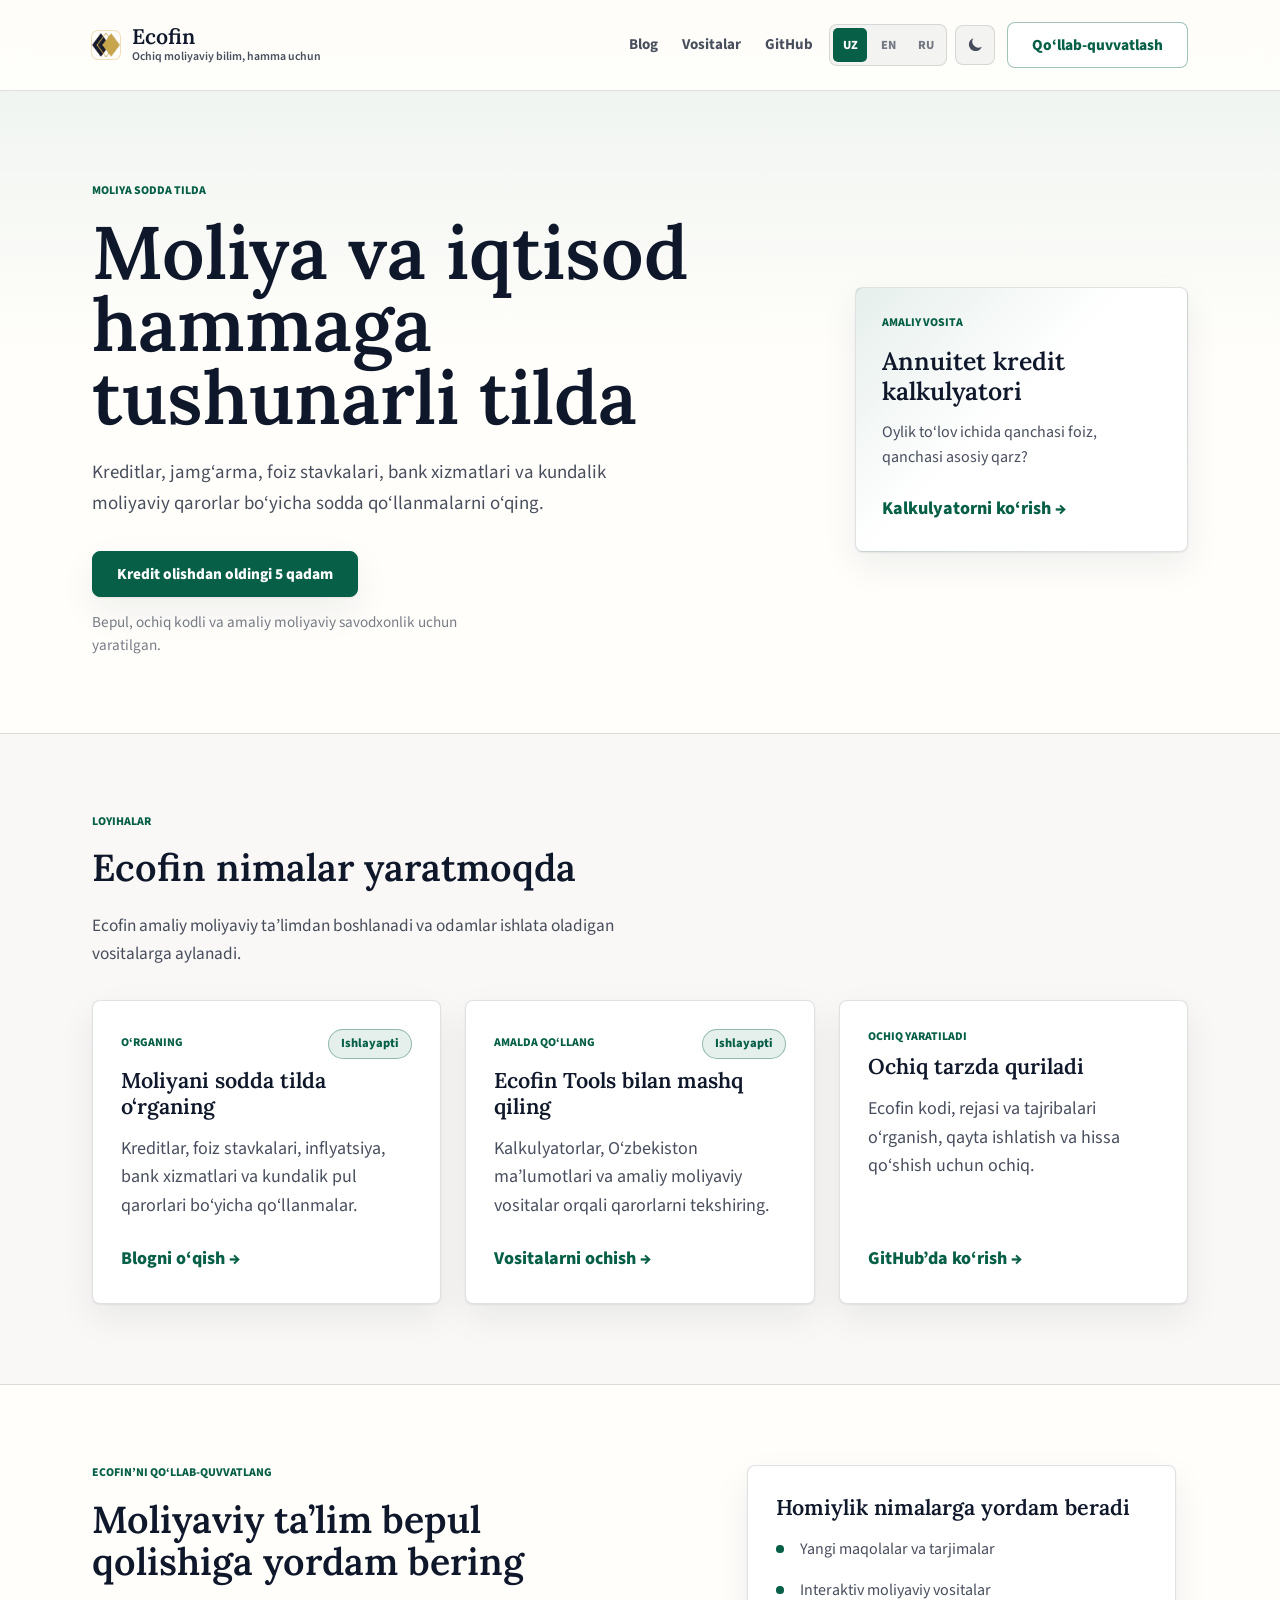
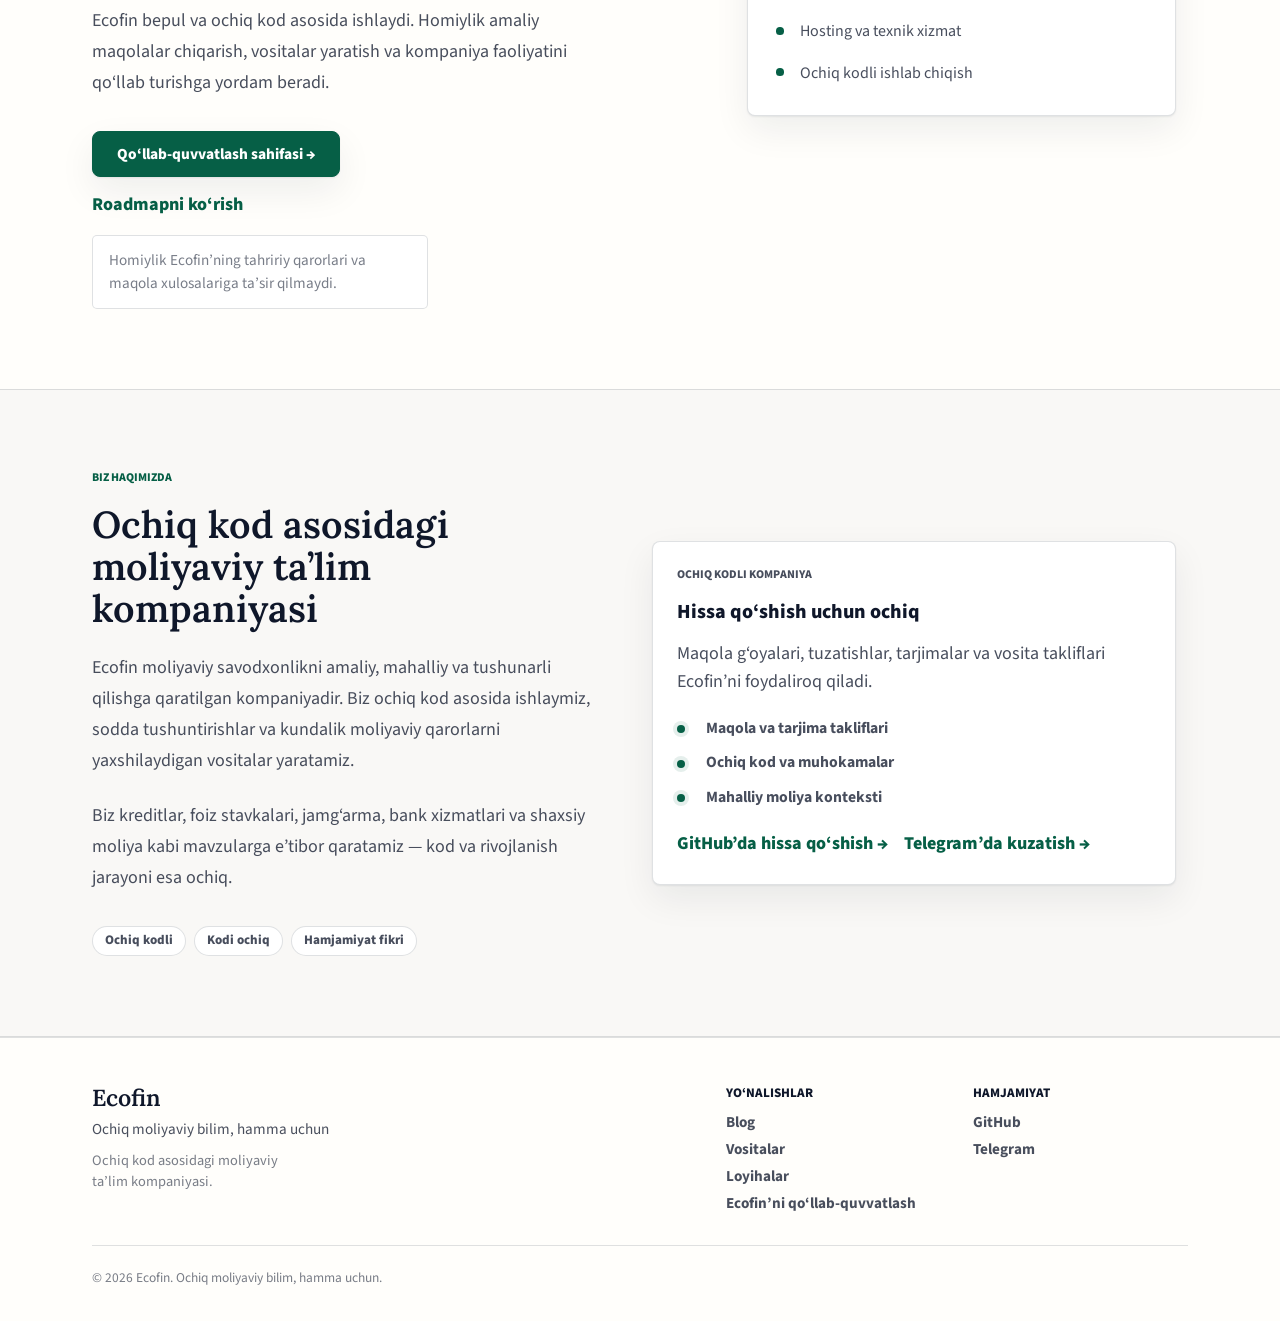
<file: index.html>
<!doctype html>
<html lang="uz">
    <head>
        <meta charset="UTF-8" />
        <meta name="viewport" content="width=device-width, initial-scale=1.0" />
        <meta name="author" content="Ecofin" />
        <meta name="robots" content="index, follow" />
        <meta name="description" content="Ecofin kredit, jamg‘arma, foiz stavkalari va bank xizmatlari bo‘yicha sodda qo‘llanmalar beradigan ochiq kod asosidagi moliyaviy ta’lim kompaniyasi." />
        <meta property="og:title" content="Ecofin - moliyaviy savodxonlik sodda tilda" />
        <meta property="og:description" content="Ecofin kredit, jamg‘arma, foiz stavkalari va bank xizmatlari bo‘yicha sodda qo‘llanmalar beradigan ochiq kod asosidagi moliyaviy ta’lim kompaniyasi." />
        <meta property="og:type" content="website" />
        <meta property="og:url" content="https://ecofin.uz/" />
        <meta property="og:site_name" content="Ecofin" />
        <meta property="og:locale" content="uz_UZ" />
        <meta property="og:image" content="https://ecofin.uz/assets/ecofin-favicon.png" />
        <meta property="og:image:secure_url" content="https://ecofin.uz/assets/ecofin-favicon.png" />
        <meta property="og:image:type" content="image/png" />
        <meta property="og:image:width" content="152" />
        <meta property="og:image:height" content="128" />
        <meta property="og:image:alt" content="Ecofin - ochiq moliyaviy bilim, hamma uchun" />
        <meta name="twitter:card" content="summary" />
        <meta name="twitter:title" content="Ecofin - moliyaviy savodxonlik sodda tilda" />
        <meta name="twitter:description" content="Ecofin kredit, jamg‘arma, foiz stavkalari va bank xizmatlari bo‘yicha sodda qo‘llanmalar beradigan ochiq kod asosidagi moliyaviy ta’lim kompaniyasi." />
        <meta name="twitter:image" content="https://ecofin.uz/assets/ecofin-favicon.png" />
        <meta name="twitter:image:alt" content="Ecofin - ochiq moliyaviy bilim, hamma uchun" />
        <meta name="theme-color" content="#fffefb" />
        <title>Moliyaviy savodxonlik sodda tilda | Ecofin</title>
        <link rel="shortcut icon" href="/assets/ecofin-favicon.png" type="image/png" />
        <link rel="apple-touch-icon" href="/assets/ecofin-favicon.png" />
        <link rel="canonical" href="https://ecofin.uz/" />
        <link rel="alternate" hreflang="uz" href="https://ecofin.uz/" />
        <link rel="alternate" hreflang="en" href="https://ecofin.uz/en/" />
        <link rel="alternate" hreflang="ru" href="https://ecofin.uz/ru/" />
        <link rel="alternate" hreflang="x-default" href="https://ecofin.uz/" />
        <link rel="preconnect" href="https://fonts.googleapis.com" />
        <link rel="preconnect" href="https://fonts.gstatic.com" crossorigin />
        <link href="https://fonts.googleapis.com/css2?family=Lora:wght@500;600;700&family=Source+Sans+3:wght@400;500;600;700;800&display=swap" rel="stylesheet" />
        <link href="https://cdn.jsdelivr.net/npm/bootstrap@5.3.8/dist/css/bootstrap.min.css" rel="stylesheet" integrity="sha384-sRIl4kxILFvY47J16cr9ZwB07vP4J8+LH7qKQnuqkuIAvNWLzeN8tE5YBujZqJLB" crossorigin="anonymous" />
        <script>
            (() => {
                try {
                    if (localStorage.getItem("ecofin-theme") === "dark") {
                        document.documentElement.dataset.theme = "dark";
                        document.querySelector('meta[name="theme-color"]')?.setAttribute("content", "#050807");
                    }
                } catch {}
            })();
        </script>
        <script type="application/ld+json">
{
            "@context": "https://schema.org",
            "@graph": [
                        {
                                    "@type": "Organization",
                                    "@id": "https://ecofin.uz/#organization",
                                    "name": "Ecofin",
                                    "url": "https://ecofin.uz/",
                                    "logo": {
                                                "@type": "ImageObject",
                                                "url": "https://ecofin.uz/assets/ecofin-favicon.png",
                                                "width": 152,
                                                "height": 128
                                    },
                                    "sameAs": [
                                                "https://tools.ecofin.uz/",
                                                "https://github.com/ecofinuz",
                                                "https://t.me/ecofin_uz"
                                    ]
                        },
                        {
                                    "@type": "WebSite",
                                    "@id": "https://ecofin.uz/#website",
                                    "url": "https://ecofin.uz/",
                                    "name": "Ecofin",
                                    "description": "Ecofin kredit, jamg‘arma, foiz stavkalari va bank xizmatlari bo‘yicha sodda qo‘llanmalar beradigan ochiq kod asosidagi moliyaviy ta’lim kompaniyasi.",
                                    "publisher": {
                                                "@id": "https://ecofin.uz/#organization"
                                    },
                                    "inLanguage": "uz"
                        },
                        {
                                    "@type": "WebPage",
                                    "@id": "https://ecofin.uz/#webpage",
                                    "url": "https://ecofin.uz/",
                                    "name": "Moliyaviy savodxonlik sodda tilda | Ecofin",
                                    "description": "Ecofin kredit, jamg‘arma, foiz stavkalari va bank xizmatlari bo‘yicha sodda qo‘llanmalar beradigan ochiq kod asosidagi moliyaviy ta’lim kompaniyasi.",
                                    "isPartOf": {
                                                "@id": "https://ecofin.uz/#website"
                                    },
                                    "about": {
                                                "@id": "https://ecofin.uz/#organization"
                                    },
                                    "inLanguage": "uz"
                        }
            ]
}
        </script>
        <link rel="stylesheet" href="/style.css" />
        <script async src="https://www.googletagmanager.com/gtag/js?id=G-R73J85XQ5N"></script>
        <script>
            window.dataLayer = window.dataLayer || [];
            function gtag() { dataLayer.push(arguments); }
            gtag("js", new Date());
            gtag("config", "G-R73J85XQ5N");
        </script>
    </head>
    <body>
        <nav class="navbar navbar-expand-md site-nav sticky-top" aria-label="Asosiy navigatsiya">
            <div class="container">
                <a href="/" class="navbar-brand nav-brand" aria-label="Ecofin bosh sahifasi">
                    <img src="/assets/ecofin-favicon.png" alt="" class="nav-brand-logo" width="28" height="28" />
                    <span class="nav-brand-copy">
                        <span class="nav-brand-name">Ecofin</span>
                        <span class="nav-brand-tagline">Ochiq moliyaviy bilim, hamma uchun</span>
                    </span>
                </a>
                <button class="navbar-toggler" type="button" data-bs-toggle="collapse" data-bs-target="#primaryNav" aria-controls="primaryNav" aria-expanded="false" aria-label="Navigatsiyani ochish">
                    <span class="navbar-toggler-icon"></span>
                </button>
                <div class="collapse navbar-collapse nav-menu" id="primaryNav">
                    <div class="navbar-nav ms-md-auto align-items-md-center gap-md-2">
                        <a href="https://blog.ecofin.uz" class="nav-link">Blog</a>
                        <a href="https://tools.ecofin.uz/" class="nav-link">Vositalar</a>
                        <a href="https://github.com/ecofinuz" target="_blank" rel="noopener noreferrer" class="nav-link">GitHub</a>
                        <nav class="language-switch btn-group my-3 my-md-0" aria-label="Til tanlash"><a href="/" class="language-option active" hreflang="uz" lang="uz" aria-current="page">UZ</a><a href="/en/" class="language-option" hreflang="en" lang="en">EN</a><a href="/ru/" class="language-option" hreflang="ru" lang="ru">RU</a></nav>
                        <button class="theme-toggle my-1 my-md-0" type="button" data-theme-toggle aria-label="Rang mavzusini almashtirish" aria-pressed="false">
                            <svg class="theme-toggle-icon theme-toggle-moon" width="18" height="18" viewBox="0 0 24 24" aria-hidden="true"><path d="M21 14.2A8.1 8.1 0 0 1 9.8 3 8.8 8.8 0 1 0 21 14.2Z" /></svg>
                            <svg class="theme-toggle-icon theme-toggle-sun" width="18" height="18" viewBox="0 0 24 24" aria-hidden="true"><circle cx="12" cy="12" r="4" /><path d="M12 2v2" /><path d="M12 20v2" /><path d="m4.93 4.93 1.41 1.41" /><path d="m17.66 17.66 1.41 1.41" /><path d="M2 12h2" /><path d="M20 12h2" /><path d="m6.34 17.66-1.41 1.41" /><path d="m19.07 4.93-1.41 1.41" /></svg>
                        </button>
                        <a href="/support/" class="btn button button-primary nav-support ms-md-1">Qo‘llab-quvvatlash</a>
                    </div>
                </div>
            </div>
        </nav>

        <main class="site-main">
            <section class="hero container" aria-labelledby="hero-title">
                <div class="row align-items-center g-5">
                    <div class="col-lg-7 col-xl-7 hero-copy">
                        <p class="label-small">Moliya sodda tilda</p>
                        <h1 id="hero-title" class="hero-title">Moliya va iqtisod hammaga tushunarli tilda</h1>
                        <p class="hero-lede">Kreditlar, jamg‘arma, foiz stavkalari, bank xizmatlari va kundalik moliyaviy qarorlar bo‘yicha sodda qo‘llanmalarni o‘qing.</p>
                        <div class="d-flex flex-column flex-sm-row gap-3 hero-actions">
                            <a href="https://blog.ecofin.uz/kredit/kredit-olishdan-oldingi-5-qadam/" class="btn button button-primary">Kredit olishdan oldingi 5 qadam</a>
                        </div>
                        <p class="hero-note">Bepul, ochiq kodli va amaliy moliyaviy savodxonlik uchun yaratilgan.</p>
                    </div>
                    <div class="col-lg-5 col-xl-4 offset-xl-1">
                        <article class="hero-start-card">
                            <p class="label-small">Amaliy vosita</p>
                            <h2 class="hero-start-title">Annuitet kredit kalkulyatori</h2>
                            <p class="hero-start-description">Oylik to‘lov ichida qanchasi foiz, qanchasi asosiy qarz?</p>
                            <a href="https://tools.ecofin.uz/calculators/loan/" class="text-link hero-start-link">Kalkulyatorni ko‘rish →</a>
                        </article>
                    </div>
                </div>
            </section>

            <section id="projects" class="page-section section-band" aria-labelledby="projects-title">
                <div class="container">
                    <div class="section-heading-row">
                        <p class="section-label">Loyihalar</p>
                        <h2 id="projects-title">Ecofin nimalar yaratmoqda</h2>
                        <p class="section-subtitle">Ecofin amaliy moliyaviy ta’limdan boshlanadi va odamlar ishlata oladigan vositalarga aylanadi.</p>
                    </div>
                    <div class="row g-4">
                        <div class="col-md-6 col-lg-4 d-flex">
                    <article class="card info-card project-card">
                        <div class="card-body">
                            <div class="card-topline">
                                <p class="eyebrow">O‘rganing</p>
                                <span class="badge">Ishlayapti</span>
                            </div>
                            <h3>Moliyani sodda tilda o‘rganing</h3>
                            <p class="project-card-copy">Kreditlar, foiz stavkalari, inflyatsiya, bank xizmatlari va kundalik pul qarorlari bo‘yicha qo‘llanmalar.</p>
                            <a href="https://blog.ecofin.uz" class="text-link">Blogni o‘qish →</a>
                        </div>
                    </article></div>
                        <div class="col-md-6 col-lg-4 d-flex">
                    <article class="card info-card project-card">
                        <div class="card-body">
                            <div class="card-topline">
                                <p class="eyebrow">Amalda qo‘llang</p>
                                <span class="badge">Ishlayapti</span>
                            </div>
                            <h3>Ecofin Tools bilan mashq qiling</h3>
                            <p class="project-card-copy">Kalkulyatorlar, O‘zbekiston ma’lumotlari va amaliy moliyaviy vositalar orqali qarorlarni tekshiring.</p>
                            <a href="https://tools.ecofin.uz/" class="text-link">Vositalarni ochish →</a>
                        </div>
                    </article></div>
                        <div class="col-md-6 col-lg-4 d-flex">
                    <article class="card info-card project-card">
                        <div class="card-body">
                            <div class="card-topline">
                                <p class="eyebrow">Ochiq yaratiladi</p>

                            </div>
                            <h3>Ochiq tarzda quriladi</h3>
                            <p class="project-card-copy">Ecofin kodi, rejasi va tajribalari o‘rganish, qayta ishlatish va hissa qo‘shish uchun ochiq.</p>
                            <a href="https://github.com/ecofinuz" class="text-link" target="_blank" rel="noopener noreferrer">GitHub’da ko‘rish →</a>
                        </div>
                    </article></div>
                    </div>
                </div>
            </section>

            <section id="support" class="page-section" aria-labelledby="support-title">
                <div class="container">
                    <div class="row g-5 align-items-start">
                        <div class="col-lg-6 section-copy">
                            <p class="section-label">Ecofin’ni qo‘llab-quvvatlang</p>
                            <h2 id="support-title">Moliyaviy ta’lim bepul qolishiga yordam bering</h2>
                            <p>Ecofin bepul va ochiq kod asosida ishlaydi. Homiylik amaliy maqolalar chiqarish, vositalar yaratish va kompaniya faoliyatini qo‘llab turishga yordam beradi.</p>
                            <div class="support-actions">
                                <a href="/support/" class="btn button button-primary">Qo‘llab-quvvatlash sahifasi →</a>
                                <a href="https://github.com/ecofinuz/.github/blob/main/roadmap.md" target="_blank" rel="noopener noreferrer" class="text-link support-direct-link">Roadmapni ko‘rish</a>
                                <p class="support-service-note">Homiylik Ecofin’ning tahririy qarorlari va maqola xulosalariga ta’sir qilmaydi.</p>
                            </div>
                        </div>
                        <div class="col-lg-5 offset-lg-1">
                            <article class="card info-card funding-card">
                                <div class="card-body">
                                    <h3>Homiylik nimalarga yordam beradi</h3>
                                    <ul class="funding-list"><li>Yangi maqolalar va tarjimalar</li><li>Interaktiv moliyaviy vositalar</li><li>Hosting va texnik xizmat</li><li>Ochiq kodli ishlab chiqish</li></ul>
                                </div>
                            </article>
                        </div>
                    </div>
                </div>
            </section>

            <section id="about" class="page-section section-band" aria-labelledby="about-title">
                <div class="container">
                    <div class="row g-5 align-items-center">
                        <div class="col-lg-6 section-copy">
                            <p class="section-label">Biz haqimizda</p>
                            <h2 id="about-title">Ochiq kod asosidagi moliyaviy ta’lim kompaniyasi</h2>
                            <p>Ecofin moliyaviy savodxonlikni amaliy, mahalliy va tushunarli qilishga qaratilgan kompaniyadir. Biz ochiq kod asosida ishlaymiz, sodda tushuntirishlar va kundalik moliyaviy qarorlarni yaxshilaydigan vositalar yaratamiz.</p>
                            <p>Biz kreditlar, foiz stavkalari, jamg‘arma, bank xizmatlari va shaxsiy moliya kabi mavzularga e’tibor qaratamiz — kod va rivojlanish jarayoni esa ochiq.</p>
                            <div class="about-trust-row"><span>Ochiq kodli</span><span>Kodi ochiq</span><span>Hamjamiyat fikri</span></div>
                        </div>
                        <div class="col-lg-6">
                            <article class="card community-panel">
                                <div class="card-body">
                                    <p class="section-label community-label">Ochiq kodli kompaniya</p>
                                    <h3>Hissa qo‘shish uchun ochiq</h3>
                                    <p>Maqola g‘oyalari, tuzatishlar, tarjimalar va vosita takliflari Ecofin’ni foydaliroq qiladi.</p>
                                    <ul class="community-list"><li>Maqola va tarjima takliflari</li><li>Ochiq kod va muhokamalar</li><li>Mahalliy moliya konteksti</li></ul>
                                    <div class="community-actions">
                                        <a href="https://github.com/ecofinuz" target="_blank" rel="noopener noreferrer" class="text-link">GitHub’da hissa qo‘shish →</a>
                                        <a href="https://t.me/ecofin_uz" target="_blank" rel="noopener noreferrer" class="text-link">Telegram’da kuzatish →</a>
                                    </div>
                                </div>
                            </article>
                        </div>
                    </div>
                </div>
            </section>
        </main>

        <footer class="site-footer">
            <div class="container">
                <div class="footer-grid">
                    <div class="footer-brand-block">
                        <span class="footer-brand">Ecofin</span>
                        <p class="footer-tagline">Ochiq moliyaviy bilim, hamma uchun</p>
                        <p class="footer-open-source">Ochiq kod asosidagi moliyaviy ta’lim kompaniyasi.</p>
                    </div>
                    <div class="footer-column">
                        <p class="footer-heading">Yo‘nalishlar</p>
                        <nav class="footer-links">
                            <a href="https://blog.ecofin.uz">Blog</a>
                            <a href="https://tools.ecofin.uz/">Vositalar</a>
                            <a href="#projects">Loyihalar</a>
                            <a href="/support/">Ecofin’ni qo‘llab-quvvatlash</a>
                        </nav>
                    </div>
                    <div class="footer-column">
                        <p class="footer-heading">Hamjamiyat</p>
                        <nav class="footer-links">
                            <a href="https://github.com/ecofinuz" target="_blank" rel="noopener noreferrer">GitHub</a>
                            <a href="https://t.me/ecofin_uz" target="_blank" rel="noopener noreferrer">Telegram</a>
                        </nav>
                    </div>
                </div>
                <div class="footer-bottom">
                    <p>© 2026 Ecofin. Ochiq moliyaviy bilim, hamma uchun.</p>
                </div>
            </div>
        </footer>

        <script src="https://cdn.jsdelivr.net/npm/bootstrap@5.3.8/dist/js/bootstrap.bundle.min.js" integrity="sha384-FKyoEForCGlyvwx9Hj09JcYn3nv7wiPVlz7YYwJrWVcXK/BmnVDxM+D2scQbITxI" crossorigin="anonymous"></script>
        <script>
            const themeToggle = document.querySelector("[data-theme-toggle]");
            const themeColor = document.querySelector('meta[name="theme-color"]');
            const themeStorageKey = "ecofin-theme";

            function setTheme(theme) {
                const isDark = theme === "dark";
                document.documentElement.dataset.theme = isDark ? "dark" : "light";
                themeColor?.setAttribute("content", isDark ? "#050807" : "#fffefb");
                themeToggle?.setAttribute("aria-pressed", String(isDark));
                try {
                    localStorage.setItem(themeStorageKey, isDark ? "dark" : "light");
                } catch {}
            }

            themeToggle?.addEventListener("click", () => {
                const currentTheme = document.documentElement.dataset.theme === "dark" ? "dark" : "light";
                setTheme(currentTheme === "dark" ? "light" : "dark");
            });

            setTheme(document.documentElement.dataset.theme === "dark" ? "dark" : "light");
        </script>
    </body>
</html>
</file>
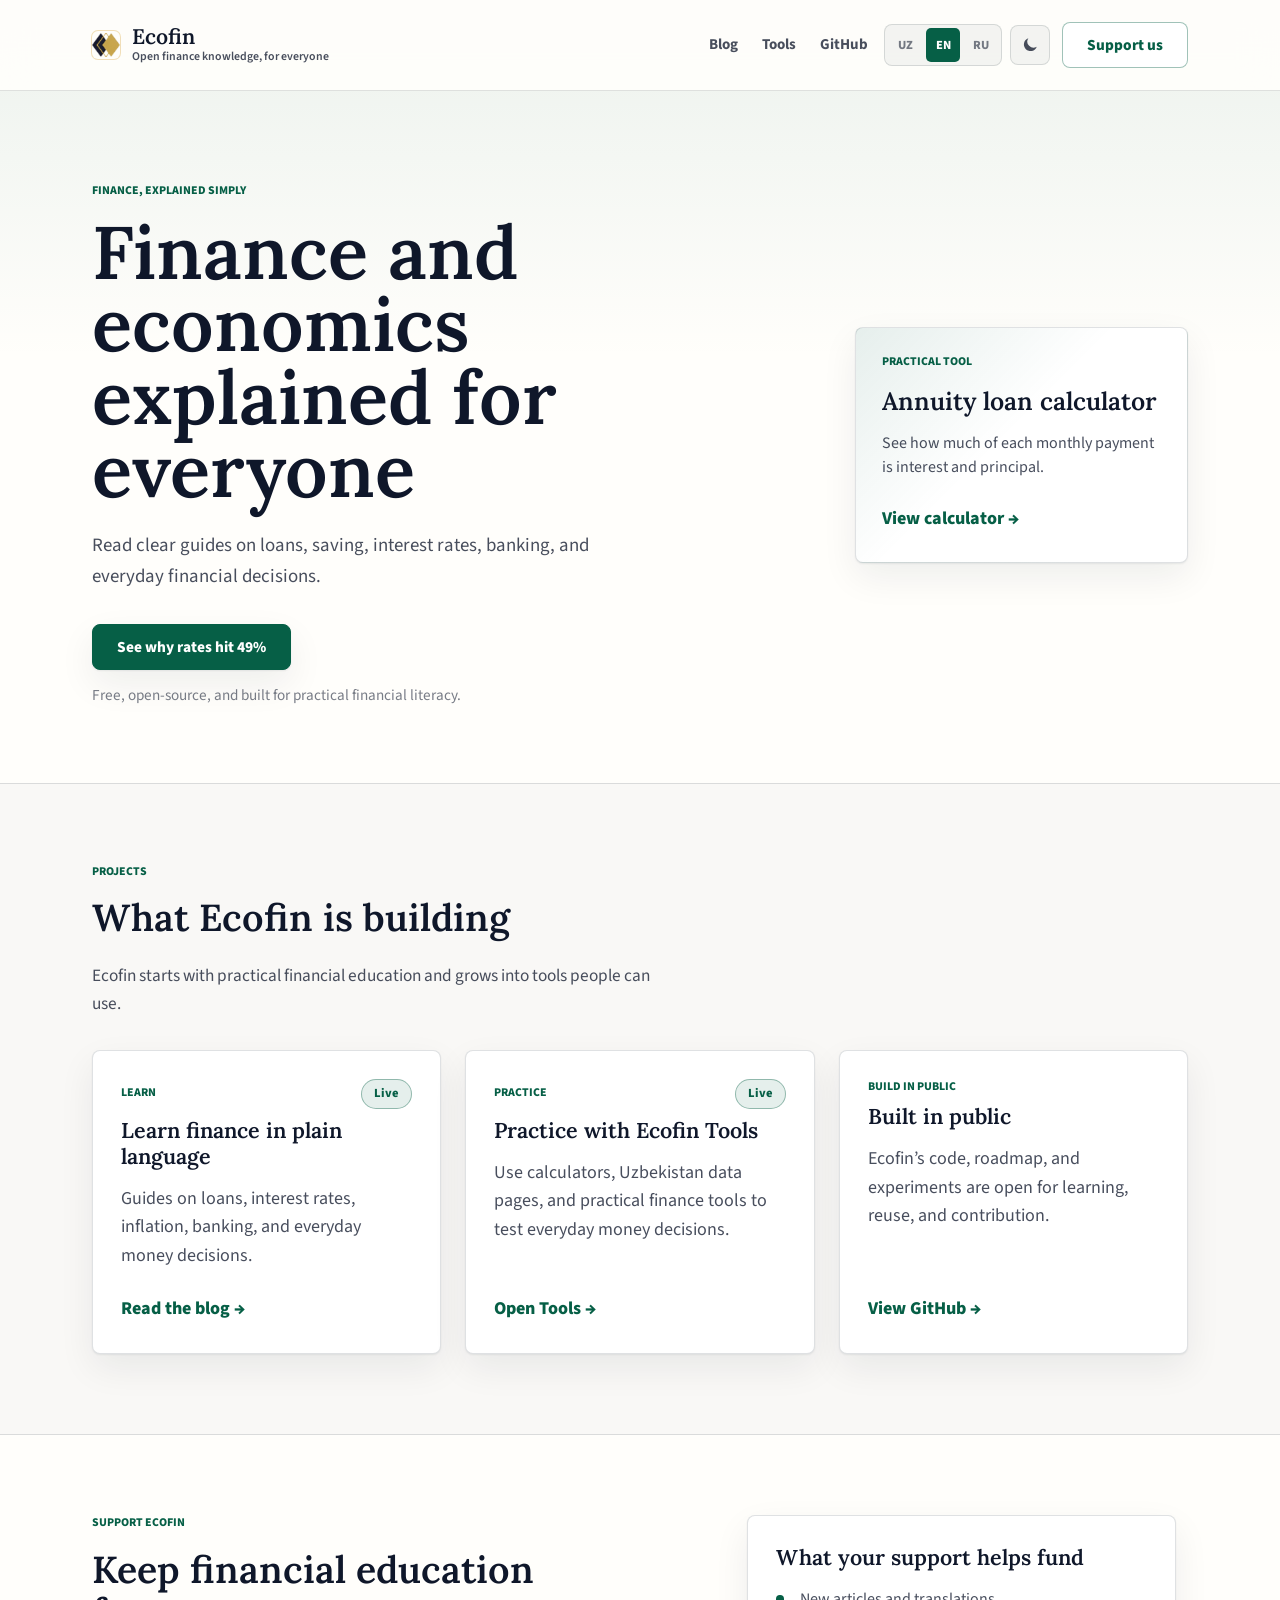
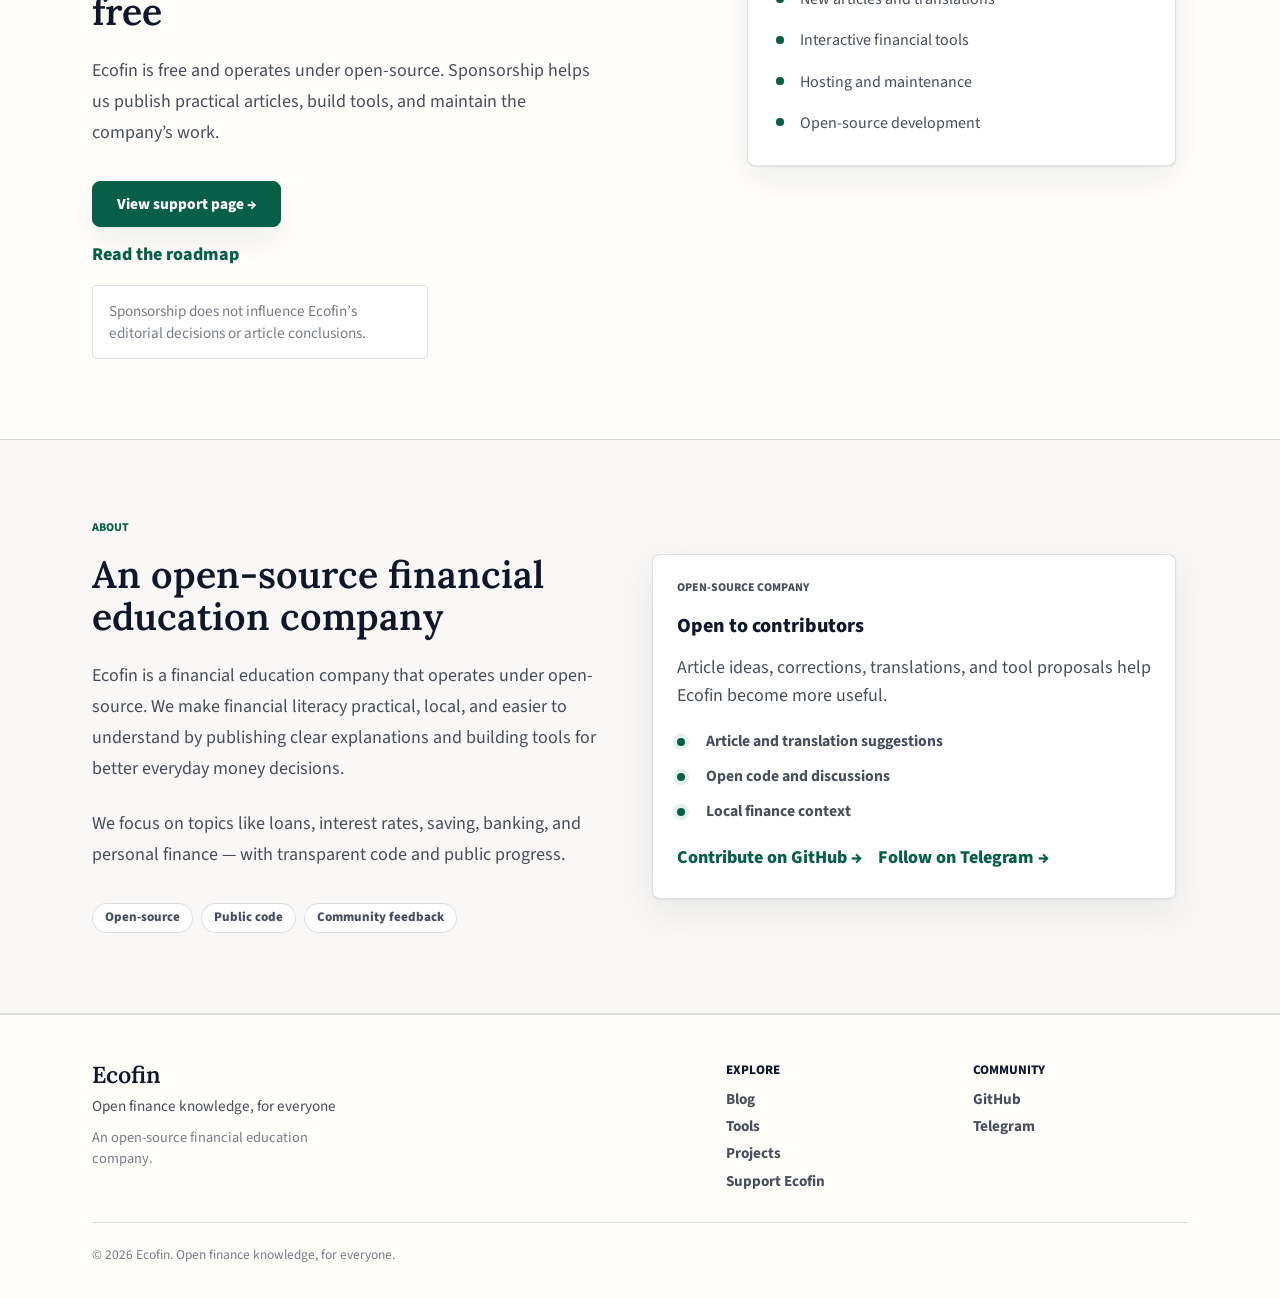
<file: en/index.html>
<!doctype html>
<html lang="en">
    <head>
        <meta charset="UTF-8" />
        <meta name="viewport" content="width=device-width, initial-scale=1.0" />
        <meta name="author" content="Ecofin" />
        <meta name="robots" content="index, follow" />
        <meta name="description" content="Ecofin is an open-source financial education company with simple guides on loans, saving, interest rates, banking, and everyday money decisions." />
        <meta property="og:title" content="Ecofin - financial literacy in simple language" />
        <meta property="og:description" content="Ecofin is an open-source financial education company with simple guides on loans, saving, interest rates, banking, and everyday money decisions." />
        <meta property="og:type" content="website" />
        <meta property="og:url" content="https://ecofin.uz/en/" />
        <meta property="og:site_name" content="Ecofin" />
        <meta property="og:locale" content="en_US" />
        <meta property="og:image" content="https://ecofin.uz/assets/ecofin-favicon.png" />
        <meta property="og:image:secure_url" content="https://ecofin.uz/assets/ecofin-favicon.png" />
        <meta property="og:image:type" content="image/png" />
        <meta property="og:image:width" content="152" />
        <meta property="og:image:height" content="128" />
        <meta property="og:image:alt" content="Ecofin - open finance knowledge, for everyone" />
        <meta name="twitter:card" content="summary" />
        <meta name="twitter:title" content="Ecofin - financial literacy in simple language" />
        <meta name="twitter:description" content="Ecofin is an open-source financial education company with simple guides on loans, saving, interest rates, banking, and everyday money decisions." />
        <meta name="twitter:image" content="https://ecofin.uz/assets/ecofin-favicon.png" />
        <meta name="twitter:image:alt" content="Ecofin - open finance knowledge, for everyone" />
        <meta name="theme-color" content="#fffefb" />
        <title>Financial literacy and simple finance guides | Ecofin</title>
        <link rel="shortcut icon" href="/assets/ecofin-favicon.png" type="image/png" />
        <link rel="apple-touch-icon" href="/assets/ecofin-favicon.png" />
        <link rel="canonical" href="https://ecofin.uz/en/" />
        <link rel="alternate" hreflang="uz" href="https://ecofin.uz/" />
        <link rel="alternate" hreflang="en" href="https://ecofin.uz/en/" />
        <link rel="alternate" hreflang="ru" href="https://ecofin.uz/ru/" />
        <link rel="alternate" hreflang="x-default" href="https://ecofin.uz/" />
        <link rel="preconnect" href="https://fonts.googleapis.com" />
        <link rel="preconnect" href="https://fonts.gstatic.com" crossorigin />
        <link href="https://fonts.googleapis.com/css2?family=Lora:wght@500;600;700&family=Source+Sans+3:wght@400;500;600;700;800&display=swap" rel="stylesheet" />
        <link href="https://cdn.jsdelivr.net/npm/bootstrap@5.3.8/dist/css/bootstrap.min.css" rel="stylesheet" integrity="sha384-sRIl4kxILFvY47J16cr9ZwB07vP4J8+LH7qKQnuqkuIAvNWLzeN8tE5YBujZqJLB" crossorigin="anonymous" />
        <script>
            (() => {
                try {
                    if (localStorage.getItem("ecofin-theme") === "dark") {
                        document.documentElement.dataset.theme = "dark";
                        document.querySelector('meta[name="theme-color"]')?.setAttribute("content", "#050807");
                    }
                } catch {}
            })();
        </script>
        <script type="application/ld+json">
{
            "@context": "https://schema.org",
            "@graph": [
                        {
                                    "@type": "Organization",
                                    "@id": "https://ecofin.uz/#organization",
                                    "name": "Ecofin",
                                    "url": "https://ecofin.uz/",
                                    "logo": {
                                                "@type": "ImageObject",
                                                "url": "https://ecofin.uz/assets/ecofin-favicon.png",
                                                "width": 152,
                                                "height": 128
                                    },
                                    "sameAs": [
                                                "https://tools.ecofin.uz/",
                                                "https://github.com/ecofinuz",
                                                "https://t.me/ecofin_uz"
                                    ]
                        },
                        {
                                    "@type": "WebSite",
                                    "@id": "https://ecofin.uz/en/#website",
                                    "url": "https://ecofin.uz/en/",
                                    "name": "Ecofin",
                                    "description": "Ecofin is an open-source financial education company with simple guides on loans, saving, interest rates, banking, and everyday money decisions.",
                                    "publisher": {
                                                "@id": "https://ecofin.uz/#organization"
                                    },
                                    "inLanguage": "en"
                        },
                        {
                                    "@type": "WebPage",
                                    "@id": "https://ecofin.uz/en/#webpage",
                                    "url": "https://ecofin.uz/en/",
                                    "name": "Financial literacy and simple finance guides | Ecofin",
                                    "description": "Ecofin is an open-source financial education company with simple guides on loans, saving, interest rates, banking, and everyday money decisions.",
                                    "isPartOf": {
                                                "@id": "https://ecofin.uz/en/#website"
                                    },
                                    "about": {
                                                "@id": "https://ecofin.uz/#organization"
                                    },
                                    "inLanguage": "en"
                        }
            ]
}
        </script>
        <link rel="stylesheet" href="/style.css" />
        <script async src="https://www.googletagmanager.com/gtag/js?id=G-R73J85XQ5N"></script>
        <script>
            window.dataLayer = window.dataLayer || [];
            function gtag() { dataLayer.push(arguments); }
            gtag("js", new Date());
            gtag("config", "G-R73J85XQ5N");
        </script>
    </head>
    <body>
        <nav class="navbar navbar-expand-md site-nav sticky-top" aria-label="Primary navigation">
            <div class="container">
                <a href="/en" class="navbar-brand nav-brand" aria-label="Ecofin home">
                    <img src="/assets/ecofin-favicon.png" alt="" class="nav-brand-logo" width="28" height="28" />
                    <span class="nav-brand-copy">
                        <span class="nav-brand-name">Ecofin</span>
                        <span class="nav-brand-tagline">Open finance knowledge, for everyone</span>
                    </span>
                </a>
                <button class="navbar-toggler" type="button" data-bs-toggle="collapse" data-bs-target="#primaryNav" aria-controls="primaryNav" aria-expanded="false" aria-label="Toggle navigation">
                    <span class="navbar-toggler-icon"></span>
                </button>
                <div class="collapse navbar-collapse nav-menu" id="primaryNav">
                    <div class="navbar-nav ms-md-auto align-items-md-center gap-md-2">
                        <a href="https://blog.ecofin.uz/en/" class="nav-link">Blog</a>
                        <a href="https://tools.ecofin.uz/en/" class="nav-link">Tools</a>
                        <a href="https://github.com/ecofinuz" target="_blank" rel="noopener noreferrer" class="nav-link">GitHub</a>
                        <nav class="language-switch btn-group my-3 my-md-0" aria-label="Choose language"><a href="/" class="language-option" hreflang="uz" lang="uz">UZ</a><a href="/en/" class="language-option active" hreflang="en" lang="en" aria-current="page">EN</a><a href="/ru/" class="language-option" hreflang="ru" lang="ru">RU</a></nav>
                        <button class="theme-toggle my-1 my-md-0" type="button" data-theme-toggle aria-label="Toggle color theme" aria-pressed="false">
                            <svg class="theme-toggle-icon theme-toggle-moon" width="18" height="18" viewBox="0 0 24 24" aria-hidden="true"><path d="M21 14.2A8.1 8.1 0 0 1 9.8 3 8.8 8.8 0 1 0 21 14.2Z" /></svg>
                            <svg class="theme-toggle-icon theme-toggle-sun" width="18" height="18" viewBox="0 0 24 24" aria-hidden="true"><circle cx="12" cy="12" r="4" /><path d="M12 2v2" /><path d="M12 20v2" /><path d="m4.93 4.93 1.41 1.41" /><path d="m17.66 17.66 1.41 1.41" /><path d="M2 12h2" /><path d="M20 12h2" /><path d="m6.34 17.66-1.41 1.41" /><path d="m19.07 4.93-1.41 1.41" /></svg>
                        </button>
                        <a href="/en/support/" class="btn button button-primary nav-support ms-md-1">Support us</a>
                    </div>
                </div>
            </div>
        </nav>

        <main class="site-main">
            <section class="hero container" aria-labelledby="hero-title">
                <div class="row align-items-center g-5">
                    <div class="col-lg-7 col-xl-7 hero-copy">
                        <p class="label-small">Finance, explained simply</p>
                        <h1 id="hero-title" class="hero-title">Finance and economics explained for everyone</h1>
                        <p class="hero-lede">Read clear guides on loans, saving, interest rates, banking, and everyday financial decisions.</p>
                        <div class="d-flex flex-column flex-sm-row gap-3 hero-actions">
                            <a href="https://blog.ecofin.uz/en/loan/how-rates-are-determined/" class="btn button button-primary">See why rates hit 49%</a>
                        </div>
                        <p class="hero-note">Free, open-source, and built for practical financial literacy.</p>
                    </div>
                    <div class="col-lg-5 col-xl-4 offset-xl-1">
                        <article class="hero-start-card">
                            <p class="label-small">Practical tool</p>
                            <h2 class="hero-start-title">Annuity loan calculator</h2>
                            <p class="hero-start-description">See how much of each monthly payment is interest and principal.</p>
                            <a href="https://tools.ecofin.uz/calculators/loan/" class="text-link hero-start-link">View calculator →</a>
                        </article>
                    </div>
                </div>
            </section>

            <section id="projects" class="page-section section-band" aria-labelledby="projects-title">
                <div class="container">
                    <div class="section-heading-row">
                        <p class="section-label">Projects</p>
                        <h2 id="projects-title">What Ecofin is building</h2>
                        <p class="section-subtitle">Ecofin starts with practical financial education and grows into tools people can use.</p>
                    </div>
                    <div class="row g-4">
                        <div class="col-md-6 col-lg-4 d-flex">
                    <article class="card info-card project-card">
                        <div class="card-body">
                            <div class="card-topline">
                                <p class="eyebrow">Learn</p>
                                <span class="badge">Live</span>
                            </div>
                            <h3>Learn finance in plain language</h3>
                            <p class="project-card-copy">Guides on loans, interest rates, inflation, banking, and everyday money decisions.</p>
                            <a href="https://blog.ecofin.uz/en/" class="text-link">Read the blog →</a>
                        </div>
                    </article></div>
                        <div class="col-md-6 col-lg-4 d-flex">
                    <article class="card info-card project-card">
                        <div class="card-body">
                            <div class="card-topline">
                                <p class="eyebrow">Practice</p>
                                <span class="badge">Live</span>
                            </div>
                            <h3>Practice with Ecofin Tools</h3>
                            <p class="project-card-copy">Use calculators, Uzbekistan data pages, and practical finance tools to test everyday money decisions.</p>
                            <a href="https://tools.ecofin.uz/en/" class="text-link">Open Tools →</a>
                        </div>
                    </article></div>
                        <div class="col-md-6 col-lg-4 d-flex">
                    <article class="card info-card project-card">
                        <div class="card-body">
                            <div class="card-topline">
                                <p class="eyebrow">Build in public</p>

                            </div>
                            <h3>Built in public</h3>
                            <p class="project-card-copy">Ecofin’s code, roadmap, and experiments are open for learning, reuse, and contribution.</p>
                            <a href="https://github.com/ecofinuz" class="text-link" target="_blank" rel="noopener noreferrer">View GitHub →</a>
                        </div>
                    </article></div>
                    </div>
                </div>
            </section>

            <section id="support" class="page-section" aria-labelledby="support-title">
                <div class="container">
                    <div class="row g-5 align-items-start">
                        <div class="col-lg-6 section-copy">
                            <p class="section-label">Support Ecofin</p>
                            <h2 id="support-title">Keep financial education free</h2>
                            <p>Ecofin is free and operates under open-source. Sponsorship helps us publish practical articles, build tools, and maintain the company’s work.</p>
                            <div class="support-actions">
                                <a href="/en/support/" class="btn button button-primary">View support page →</a>
                                <a href="https://github.com/ecofinuz/.github/blob/main/roadmap.md" target="_blank" rel="noopener noreferrer" class="text-link support-direct-link">Read the roadmap</a>
                                <p class="support-service-note">Sponsorship does not influence Ecofin’s editorial decisions or article conclusions.</p>
                            </div>
                        </div>
                        <div class="col-lg-5 offset-lg-1">
                            <article class="card info-card funding-card">
                                <div class="card-body">
                                    <h3>What your support helps fund</h3>
                                    <ul class="funding-list"><li>New articles and translations</li><li>Interactive financial tools</li><li>Hosting and maintenance</li><li>Open-source development</li></ul>
                                </div>
                            </article>
                        </div>
                    </div>
                </div>
            </section>

            <section id="about" class="page-section section-band" aria-labelledby="about-title">
                <div class="container">
                    <div class="row g-5 align-items-center">
                        <div class="col-lg-6 section-copy">
                            <p class="section-label">About</p>
                            <h2 id="about-title">An open-source financial education company</h2>
                            <p>Ecofin is a financial education company that operates under open-source. We make financial literacy practical, local, and easier to understand by publishing clear explanations and building tools for better everyday money decisions.</p>
                            <p>We focus on topics like loans, interest rates, saving, banking, and personal finance — with transparent code and public progress.</p>
                            <div class="about-trust-row"><span>Open-source</span><span>Public code</span><span>Community feedback</span></div>
                        </div>
                        <div class="col-lg-6">
                            <article class="card community-panel">
                                <div class="card-body">
                                    <p class="section-label community-label">Open-source company</p>
                                    <h3>Open to contributors</h3>
                                    <p>Article ideas, corrections, translations, and tool proposals help Ecofin become more useful.</p>
                                    <ul class="community-list"><li>Article and translation suggestions</li><li>Open code and discussions</li><li>Local finance context</li></ul>
                                    <div class="community-actions">
                                        <a href="https://github.com/ecofinuz" target="_blank" rel="noopener noreferrer" class="text-link">Contribute on GitHub →</a>
                                        <a href="https://t.me/ecofin_uz" target="_blank" rel="noopener noreferrer" class="text-link">Follow on Telegram →</a>
                                    </div>
                                </div>
                            </article>
                        </div>
                    </div>
                </div>
            </section>
        </main>

        <footer class="site-footer">
            <div class="container">
                <div class="footer-grid">
                    <div class="footer-brand-block">
                        <span class="footer-brand">Ecofin</span>
                        <p class="footer-tagline">Open finance knowledge, for everyone</p>
                        <p class="footer-open-source">An open-source financial education company.</p>
                    </div>
                    <div class="footer-column">
                        <p class="footer-heading">Explore</p>
                        <nav class="footer-links">
                            <a href="https://blog.ecofin.uz/en/">Blog</a>
                            <a href="https://tools.ecofin.uz/en/">Tools</a>
                            <a href="#projects">Projects</a>
                            <a href="/en/support/">Support Ecofin</a>
                        </nav>
                    </div>
                    <div class="footer-column">
                        <p class="footer-heading">Community</p>
                        <nav class="footer-links">
                            <a href="https://github.com/ecofinuz" target="_blank" rel="noopener noreferrer">GitHub</a>
                            <a href="https://t.me/ecofin_uz" target="_blank" rel="noopener noreferrer">Telegram</a>
                        </nav>
                    </div>
                </div>
                <div class="footer-bottom">
                    <p>© 2026 Ecofin. Open finance knowledge, for everyone.</p>
                </div>
            </div>
        </footer>

        <script src="https://cdn.jsdelivr.net/npm/bootstrap@5.3.8/dist/js/bootstrap.bundle.min.js" integrity="sha384-FKyoEForCGlyvwx9Hj09JcYn3nv7wiPVlz7YYwJrWVcXK/BmnVDxM+D2scQbITxI" crossorigin="anonymous"></script>
        <script>
            const themeToggle = document.querySelector("[data-theme-toggle]");
            const themeColor = document.querySelector('meta[name="theme-color"]');
            const themeStorageKey = "ecofin-theme";

            function setTheme(theme) {
                const isDark = theme === "dark";
                document.documentElement.dataset.theme = isDark ? "dark" : "light";
                themeColor?.setAttribute("content", isDark ? "#050807" : "#fffefb");
                themeToggle?.setAttribute("aria-pressed", String(isDark));
                try {
                    localStorage.setItem(themeStorageKey, isDark ? "dark" : "light");
                } catch {}
            }

            themeToggle?.addEventListener("click", () => {
                const currentTheme = document.documentElement.dataset.theme === "dark" ? "dark" : "light";
                setTheme(currentTheme === "dark" ? "light" : "dark");
            });

            setTheme(document.documentElement.dataset.theme === "dark" ? "dark" : "light");
        </script>
    </body>
</html>
</file>
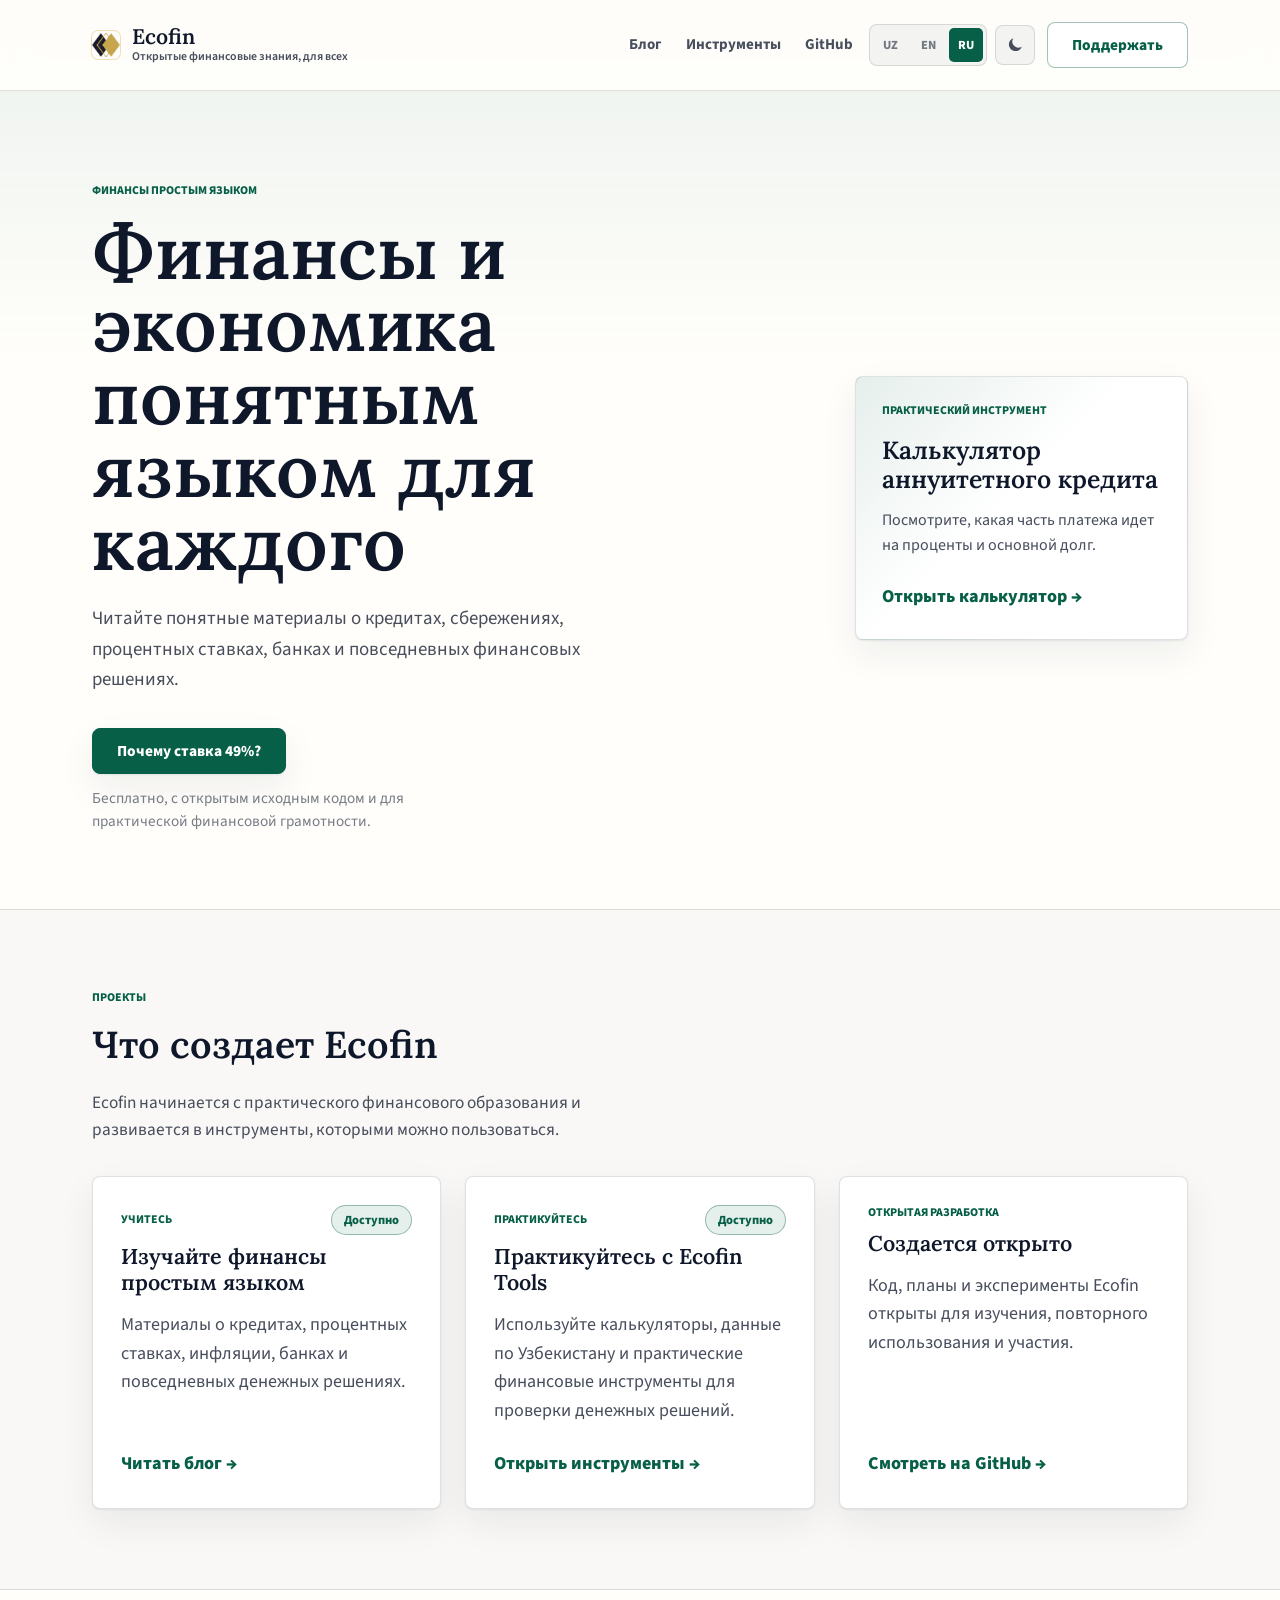
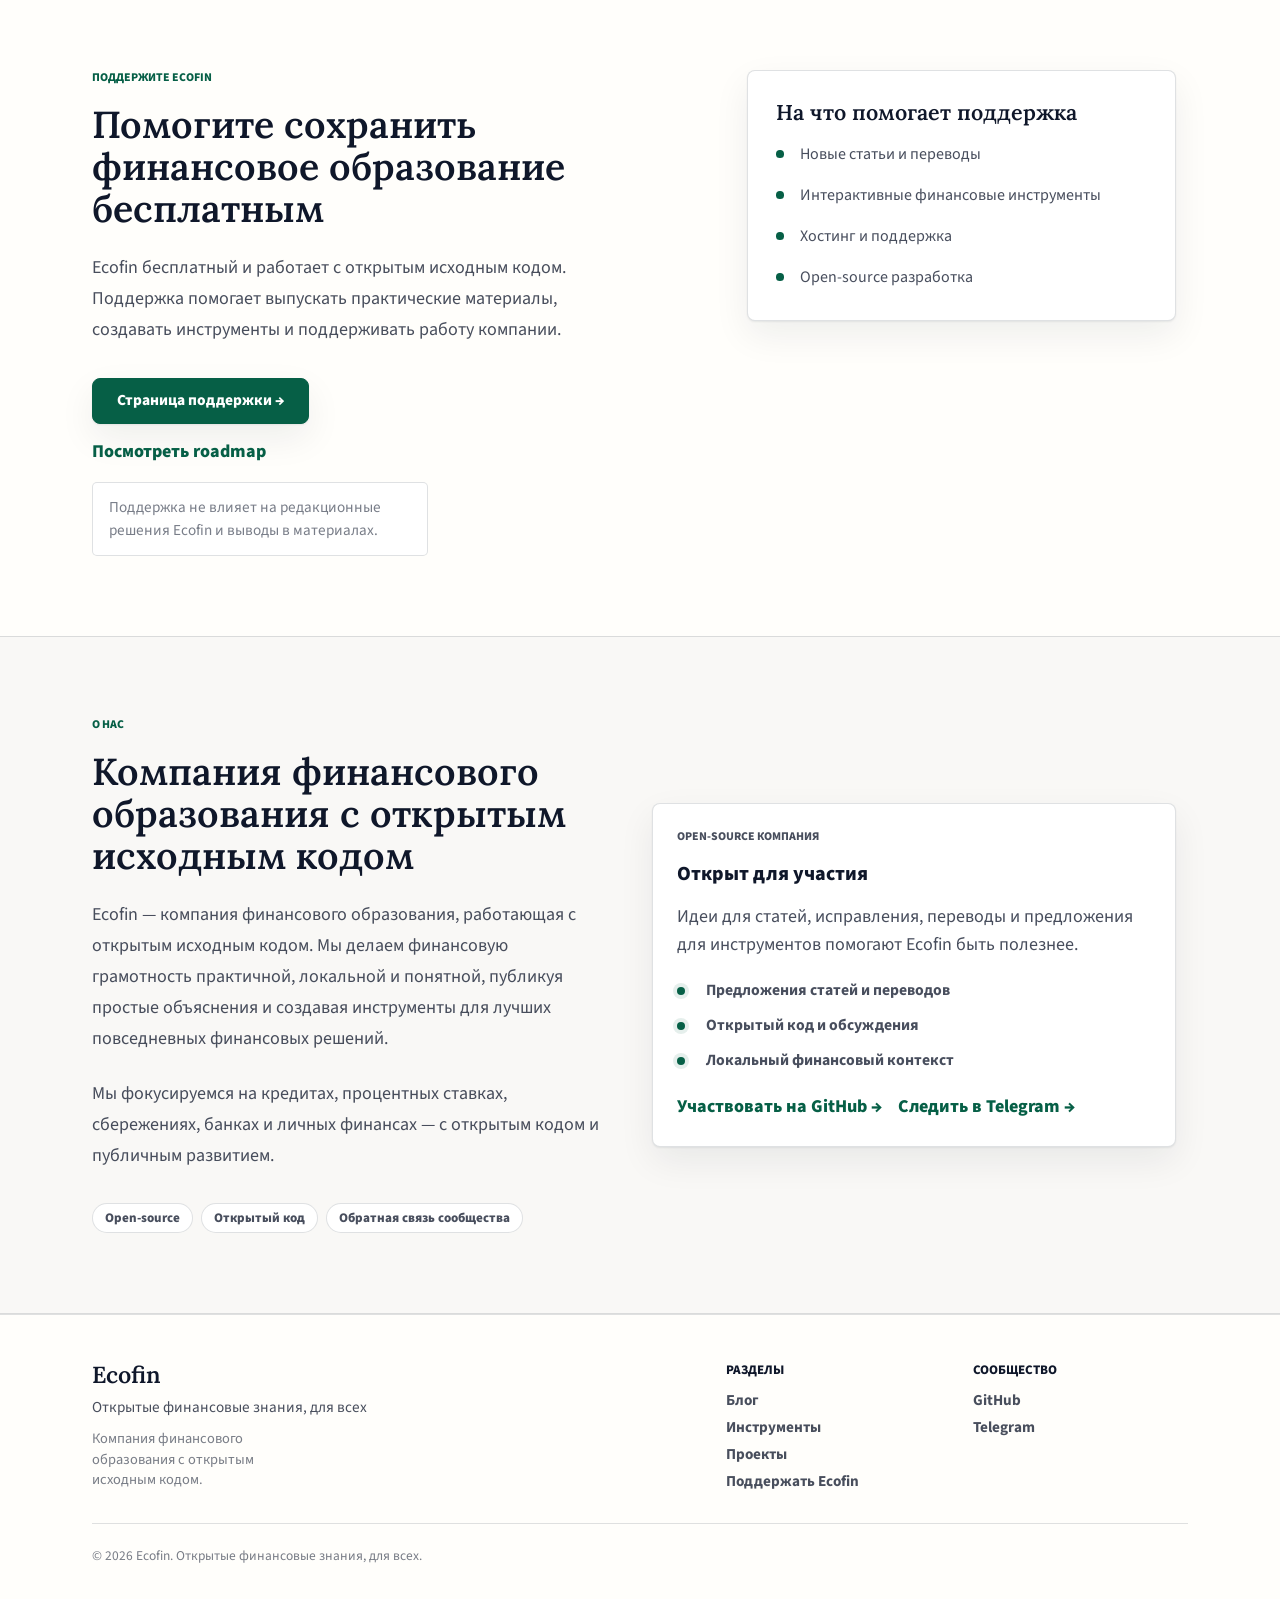
<file: ru/index.html>
<!doctype html>
<html lang="ru">
    <head>
        <meta charset="UTF-8" />
        <meta name="viewport" content="width=device-width, initial-scale=1.0" />
        <meta name="author" content="Ecofin" />
        <meta name="robots" content="index, follow" />
        <meta name="description" content="Ecofin — компания финансового образования с открытым исходным кодом: простые материалы о кредитах, сбережениях, ставках, банках и денежных решениях." />
        <meta property="og:title" content="Ecofin - финансовая грамотность простым языком" />
        <meta property="og:description" content="Ecofin — компания финансового образования с открытым исходным кодом: простые материалы о кредитах, сбережениях, ставках, банках и денежных решениях." />
        <meta property="og:type" content="website" />
        <meta property="og:url" content="https://ecofin.uz/ru/" />
        <meta property="og:site_name" content="Ecofin" />
        <meta property="og:locale" content="ru_RU" />
        <meta property="og:image" content="https://ecofin.uz/assets/ecofin-favicon.png" />
        <meta property="og:image:secure_url" content="https://ecofin.uz/assets/ecofin-favicon.png" />
        <meta property="og:image:type" content="image/png" />
        <meta property="og:image:width" content="152" />
        <meta property="og:image:height" content="128" />
        <meta property="og:image:alt" content="Ecofin - открытые финансовые знания, для всех" />
        <meta name="twitter:card" content="summary" />
        <meta name="twitter:title" content="Ecofin - финансовая грамотность простым языком" />
        <meta name="twitter:description" content="Ecofin — компания финансового образования с открытым исходным кодом: простые материалы о кредитах, сбережениях, ставках, банках и денежных решениях." />
        <meta name="twitter:image" content="https://ecofin.uz/assets/ecofin-favicon.png" />
        <meta name="twitter:image:alt" content="Ecofin - открытые финансовые знания, для всех" />
        <meta name="theme-color" content="#fffefb" />
        <title>Финансовая грамотность простым языком | Ecofin</title>
        <link rel="shortcut icon" href="/assets/ecofin-favicon.png" type="image/png" />
        <link rel="apple-touch-icon" href="/assets/ecofin-favicon.png" />
        <link rel="canonical" href="https://ecofin.uz/ru/" />
        <link rel="alternate" hreflang="uz" href="https://ecofin.uz/" />
        <link rel="alternate" hreflang="en" href="https://ecofin.uz/en/" />
        <link rel="alternate" hreflang="ru" href="https://ecofin.uz/ru/" />
        <link rel="alternate" hreflang="x-default" href="https://ecofin.uz/" />
        <link rel="preconnect" href="https://fonts.googleapis.com" />
        <link rel="preconnect" href="https://fonts.gstatic.com" crossorigin />
        <link href="https://fonts.googleapis.com/css2?family=Lora:wght@500;600;700&family=Source+Sans+3:wght@400;500;600;700;800&display=swap" rel="stylesheet" />
        <link href="https://cdn.jsdelivr.net/npm/bootstrap@5.3.8/dist/css/bootstrap.min.css" rel="stylesheet" integrity="sha384-sRIl4kxILFvY47J16cr9ZwB07vP4J8+LH7qKQnuqkuIAvNWLzeN8tE5YBujZqJLB" crossorigin="anonymous" />
        <script>
            (() => {
                try {
                    if (localStorage.getItem("ecofin-theme") === "dark") {
                        document.documentElement.dataset.theme = "dark";
                        document.querySelector('meta[name="theme-color"]')?.setAttribute("content", "#050807");
                    }
                } catch {}
            })();
        </script>
        <script type="application/ld+json">
{
            "@context": "https://schema.org",
            "@graph": [
                        {
                                    "@type": "Organization",
                                    "@id": "https://ecofin.uz/#organization",
                                    "name": "Ecofin",
                                    "url": "https://ecofin.uz/",
                                    "logo": {
                                                "@type": "ImageObject",
                                                "url": "https://ecofin.uz/assets/ecofin-favicon.png",
                                                "width": 152,
                                                "height": 128
                                    },
                                    "sameAs": [
                                                "https://tools.ecofin.uz/",
                                                "https://github.com/ecofinuz",
                                                "https://t.me/ecofin_uz"
                                    ]
                        },
                        {
                                    "@type": "WebSite",
                                    "@id": "https://ecofin.uz/ru/#website",
                                    "url": "https://ecofin.uz/ru/",
                                    "name": "Ecofin",
                                    "description": "Ecofin — компания финансового образования с открытым исходным кодом: простые материалы о кредитах, сбережениях, ставках, банках и денежных решениях.",
                                    "publisher": {
                                                "@id": "https://ecofin.uz/#organization"
                                    },
                                    "inLanguage": "ru"
                        },
                        {
                                    "@type": "WebPage",
                                    "@id": "https://ecofin.uz/ru/#webpage",
                                    "url": "https://ecofin.uz/ru/",
                                    "name": "Финансовая грамотность простым языком | Ecofin",
                                    "description": "Ecofin — компания финансового образования с открытым исходным кодом: простые материалы о кредитах, сбережениях, ставках, банках и денежных решениях.",
                                    "isPartOf": {
                                                "@id": "https://ecofin.uz/ru/#website"
                                    },
                                    "about": {
                                                "@id": "https://ecofin.uz/#organization"
                                    },
                                    "inLanguage": "ru"
                        }
            ]
}
        </script>
        <link rel="stylesheet" href="/style.css" />
        <script async src="https://www.googletagmanager.com/gtag/js?id=G-R73J85XQ5N"></script>
        <script>
            window.dataLayer = window.dataLayer || [];
            function gtag() { dataLayer.push(arguments); }
            gtag("js", new Date());
            gtag("config", "G-R73J85XQ5N");
        </script>
    </head>
    <body>
        <nav class="navbar navbar-expand-md site-nav sticky-top" aria-label="Основная навигация">
            <div class="container">
                <a href="/ru" class="navbar-brand nav-brand" aria-label="Главная Ecofin">
                    <img src="/assets/ecofin-favicon.png" alt="" class="nav-brand-logo" width="28" height="28" />
                    <span class="nav-brand-copy">
                        <span class="nav-brand-name">Ecofin</span>
                        <span class="nav-brand-tagline">Открытые финансовые знания, для всех</span>
                    </span>
                </a>
                <button class="navbar-toggler" type="button" data-bs-toggle="collapse" data-bs-target="#primaryNav" aria-controls="primaryNav" aria-expanded="false" aria-label="Открыть навигацию">
                    <span class="navbar-toggler-icon"></span>
                </button>
                <div class="collapse navbar-collapse nav-menu" id="primaryNav">
                    <div class="navbar-nav ms-md-auto align-items-md-center gap-md-2">
                        <a href="https://blog.ecofin.uz/ru/" class="nav-link">Блог</a>
                        <a href="https://tools.ecofin.uz/ru/" class="nav-link">Инструменты</a>
                        <a href="https://github.com/ecofinuz" target="_blank" rel="noopener noreferrer" class="nav-link">GitHub</a>
                        <nav class="language-switch btn-group my-3 my-md-0" aria-label="Выбор языка"><a href="/" class="language-option" hreflang="uz" lang="uz">UZ</a><a href="/en/" class="language-option" hreflang="en" lang="en">EN</a><a href="/ru/" class="language-option active" hreflang="ru" lang="ru" aria-current="page">RU</a></nav>
                        <button class="theme-toggle my-1 my-md-0" type="button" data-theme-toggle aria-label="Переключить тему оформления" aria-pressed="false">
                            <svg class="theme-toggle-icon theme-toggle-moon" width="18" height="18" viewBox="0 0 24 24" aria-hidden="true"><path d="M21 14.2A8.1 8.1 0 0 1 9.8 3 8.8 8.8 0 1 0 21 14.2Z" /></svg>
                            <svg class="theme-toggle-icon theme-toggle-sun" width="18" height="18" viewBox="0 0 24 24" aria-hidden="true"><circle cx="12" cy="12" r="4" /><path d="M12 2v2" /><path d="M12 20v2" /><path d="m4.93 4.93 1.41 1.41" /><path d="m17.66 17.66 1.41 1.41" /><path d="M2 12h2" /><path d="M20 12h2" /><path d="m6.34 17.66-1.41 1.41" /><path d="m19.07 4.93-1.41 1.41" /></svg>
                        </button>
                        <a href="/ru/support/" class="btn button button-primary nav-support ms-md-1">Поддержать</a>
                    </div>
                </div>
            </div>
        </nav>

        <main class="site-main">
            <section class="hero container" aria-labelledby="hero-title">
                <div class="row align-items-center g-5">
                    <div class="col-lg-7 col-xl-7 hero-copy">
                        <p class="label-small">Финансы простым языком</p>
                        <h1 id="hero-title" class="hero-title">Финансы и экономика понятным языком для каждого</h1>
                        <p class="hero-lede">Читайте понятные материалы о кредитах, сбережениях, процентных ставках, банках и повседневных финансовых решениях.</p>
                        <div class="d-flex flex-column flex-sm-row gap-3 hero-actions">
                            <a href="https://blog.ecofin.uz/ru/kredit/kak-formiruetsya-protsentnaya-stavka/" class="btn button button-primary">Почему ставка 49%?</a>
                        </div>
                        <p class="hero-note">Бесплатно, с открытым исходным кодом и для практической финансовой грамотности.</p>
                    </div>
                    <div class="col-lg-5 col-xl-4 offset-xl-1">
                        <article class="hero-start-card">
                            <p class="label-small">Практический инструмент</p>
                            <h2 class="hero-start-title">Калькулятор аннуитетного кредита</h2>
                            <p class="hero-start-description">Посмотрите, какая часть платежа идет на проценты и основной долг.</p>
                            <a href="https://tools.ecofin.uz/calculators/loan/" class="text-link hero-start-link">Открыть калькулятор →</a>
                        </article>
                    </div>
                </div>
            </section>

            <section id="projects" class="page-section section-band" aria-labelledby="projects-title">
                <div class="container">
                    <div class="section-heading-row">
                        <p class="section-label">Проекты</p>
                        <h2 id="projects-title">Что создает Ecofin</h2>
                        <p class="section-subtitle">Ecofin начинается с практического финансового образования и развивается в инструменты, которыми можно пользоваться.</p>
                    </div>
                    <div class="row g-4">
                        <div class="col-md-6 col-lg-4 d-flex">
                    <article class="card info-card project-card">
                        <div class="card-body">
                            <div class="card-topline">
                                <p class="eyebrow">Учитесь</p>
                                <span class="badge">Доступно</span>
                            </div>
                            <h3>Изучайте финансы простым языком</h3>
                            <p class="project-card-copy">Материалы о кредитах, процентных ставках, инфляции, банках и повседневных денежных решениях.</p>
                            <a href="https://blog.ecofin.uz/ru/" class="text-link">Читать блог →</a>
                        </div>
                    </article></div>
                        <div class="col-md-6 col-lg-4 d-flex">
                    <article class="card info-card project-card">
                        <div class="card-body">
                            <div class="card-topline">
                                <p class="eyebrow">Практикуйтесь</p>
                                <span class="badge">Доступно</span>
                            </div>
                            <h3>Практикуйтесь с Ecofin Tools</h3>
                            <p class="project-card-copy">Используйте калькуляторы, данные по Узбекистану и практические финансовые инструменты для проверки денежных решений.</p>
                            <a href="https://tools.ecofin.uz/ru/" class="text-link">Открыть инструменты →</a>
                        </div>
                    </article></div>
                        <div class="col-md-6 col-lg-4 d-flex">
                    <article class="card info-card project-card">
                        <div class="card-body">
                            <div class="card-topline">
                                <p class="eyebrow">Открытая разработка</p>

                            </div>
                            <h3>Создается открыто</h3>
                            <p class="project-card-copy">Код, планы и эксперименты Ecofin открыты для изучения, повторного использования и участия.</p>
                            <a href="https://github.com/ecofinuz" class="text-link" target="_blank" rel="noopener noreferrer">Смотреть на GitHub →</a>
                        </div>
                    </article></div>
                    </div>
                </div>
            </section>

            <section id="support" class="page-section" aria-labelledby="support-title">
                <div class="container">
                    <div class="row g-5 align-items-start">
                        <div class="col-lg-6 section-copy">
                            <p class="section-label">Поддержите Ecofin</p>
                            <h2 id="support-title">Помогите сохранить финансовое образование бесплатным</h2>
                            <p>Ecofin бесплатный и работает с открытым исходным кодом. Поддержка помогает выпускать практические материалы, создавать инструменты и поддерживать работу компании.</p>
                            <div class="support-actions">
                                <a href="/ru/support/" class="btn button button-primary">Страница поддержки →</a>
                                <a href="https://github.com/ecofinuz/.github/blob/main/roadmap.md" target="_blank" rel="noopener noreferrer" class="text-link support-direct-link">Посмотреть roadmap</a>
                                <p class="support-service-note">Поддержка не влияет на редакционные решения Ecofin и выводы в материалах.</p>
                            </div>
                        </div>
                        <div class="col-lg-5 offset-lg-1">
                            <article class="card info-card funding-card">
                                <div class="card-body">
                                    <h3>На что помогает поддержка</h3>
                                    <ul class="funding-list"><li>Новые статьи и переводы</li><li>Интерактивные финансовые инструменты</li><li>Хостинг и поддержка</li><li>Open-source разработка</li></ul>
                                </div>
                            </article>
                        </div>
                    </div>
                </div>
            </section>

            <section id="about" class="page-section section-band" aria-labelledby="about-title">
                <div class="container">
                    <div class="row g-5 align-items-center">
                        <div class="col-lg-6 section-copy">
                            <p class="section-label">О нас</p>
                            <h2 id="about-title">Компания финансового образования с открытым исходным кодом</h2>
                            <p>Ecofin — компания финансового образования, работающая с открытым исходным кодом. Мы делаем финансовую грамотность практичной, локальной и понятной, публикуя простые объяснения и создавая инструменты для лучших повседневных финансовых решений.</p>
                            <p>Мы фокусируемся на кредитах, процентных ставках, сбережениях, банках и личных финансах — с открытым кодом и публичным развитием.</p>
                            <div class="about-trust-row"><span>Open-source</span><span>Открытый код</span><span>Обратная связь сообщества</span></div>
                        </div>
                        <div class="col-lg-6">
                            <article class="card community-panel">
                                <div class="card-body">
                                    <p class="section-label community-label">Open-source компания</p>
                                    <h3>Открыт для участия</h3>
                                    <p>Идеи для статей, исправления, переводы и предложения для инструментов помогают Ecofin быть полезнее.</p>
                                    <ul class="community-list"><li>Предложения статей и переводов</li><li>Открытый код и обсуждения</li><li>Локальный финансовый контекст</li></ul>
                                    <div class="community-actions">
                                        <a href="https://github.com/ecofinuz" target="_blank" rel="noopener noreferrer" class="text-link">Участвовать на GitHub →</a>
                                        <a href="https://t.me/ecofin_uz" target="_blank" rel="noopener noreferrer" class="text-link">Следить в Telegram →</a>
                                    </div>
                                </div>
                            </article>
                        </div>
                    </div>
                </div>
            </section>
        </main>

        <footer class="site-footer">
            <div class="container">
                <div class="footer-grid">
                    <div class="footer-brand-block">
                        <span class="footer-brand">Ecofin</span>
                        <p class="footer-tagline">Открытые финансовые знания, для всех</p>
                        <p class="footer-open-source">Компания финансового образования с открытым исходным кодом.</p>
                    </div>
                    <div class="footer-column">
                        <p class="footer-heading">Разделы</p>
                        <nav class="footer-links">
                            <a href="https://blog.ecofin.uz/ru/">Блог</a>
                            <a href="https://tools.ecofin.uz/ru/">Инструменты</a>
                            <a href="#projects">Проекты</a>
                            <a href="/ru/support/">Поддержать Ecofin</a>
                        </nav>
                    </div>
                    <div class="footer-column">
                        <p class="footer-heading">Сообщество</p>
                        <nav class="footer-links">
                            <a href="https://github.com/ecofinuz" target="_blank" rel="noopener noreferrer">GitHub</a>
                            <a href="https://t.me/ecofin_uz" target="_blank" rel="noopener noreferrer">Telegram</a>
                        </nav>
                    </div>
                </div>
                <div class="footer-bottom">
                    <p>© 2026 Ecofin. Открытые финансовые знания, для всех.</p>
                </div>
            </div>
        </footer>

        <script src="https://cdn.jsdelivr.net/npm/bootstrap@5.3.8/dist/js/bootstrap.bundle.min.js" integrity="sha384-FKyoEForCGlyvwx9Hj09JcYn3nv7wiPVlz7YYwJrWVcXK/BmnVDxM+D2scQbITxI" crossorigin="anonymous"></script>
        <script>
            const themeToggle = document.querySelector("[data-theme-toggle]");
            const themeColor = document.querySelector('meta[name="theme-color"]');
            const themeStorageKey = "ecofin-theme";

            function setTheme(theme) {
                const isDark = theme === "dark";
                document.documentElement.dataset.theme = isDark ? "dark" : "light";
                themeColor?.setAttribute("content", isDark ? "#050807" : "#fffefb");
                themeToggle?.setAttribute("aria-pressed", String(isDark));
                try {
                    localStorage.setItem(themeStorageKey, isDark ? "dark" : "light");
                } catch {}
            }

            themeToggle?.addEventListener("click", () => {
                const currentTheme = document.documentElement.dataset.theme === "dark" ? "dark" : "light";
                setTheme(currentTheme === "dark" ? "light" : "dark");
            });

            setTheme(document.documentElement.dataset.theme === "dark" ? "dark" : "light");
        </script>
    </body>
</html>
</file>
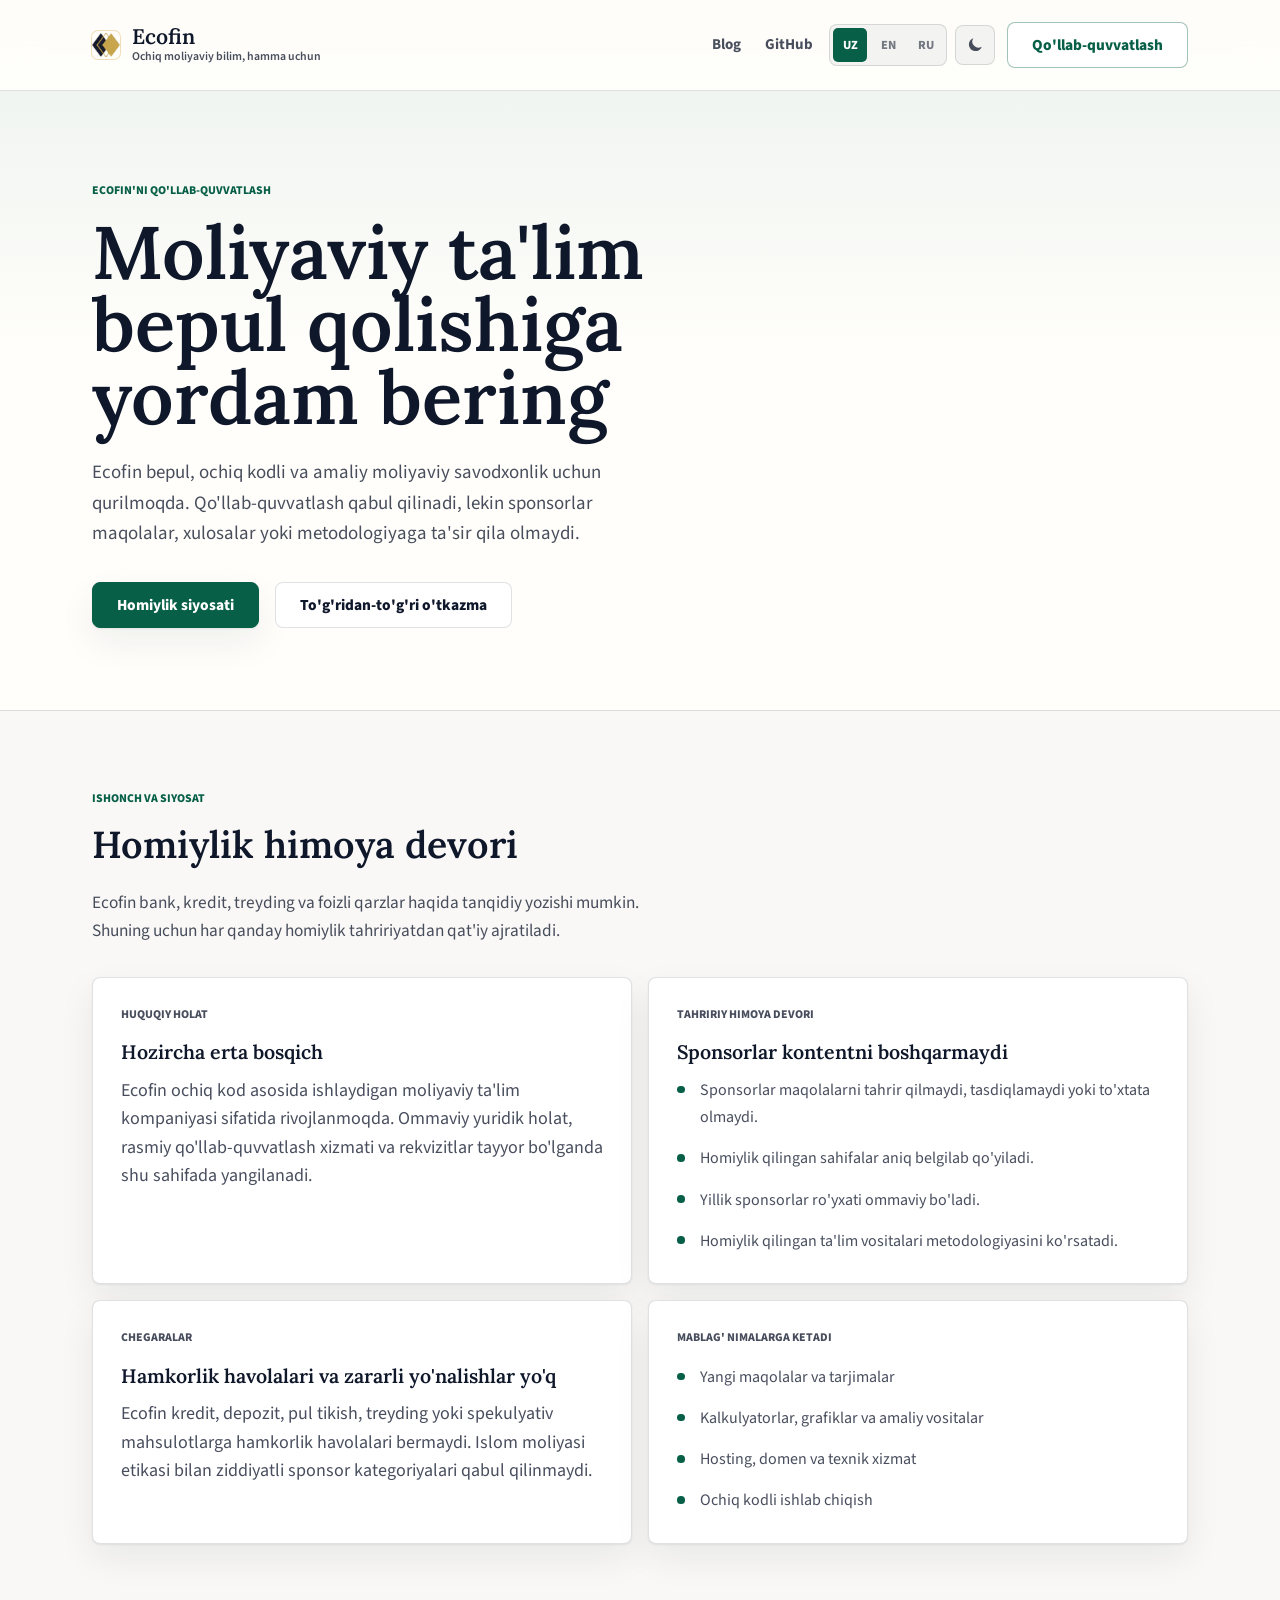
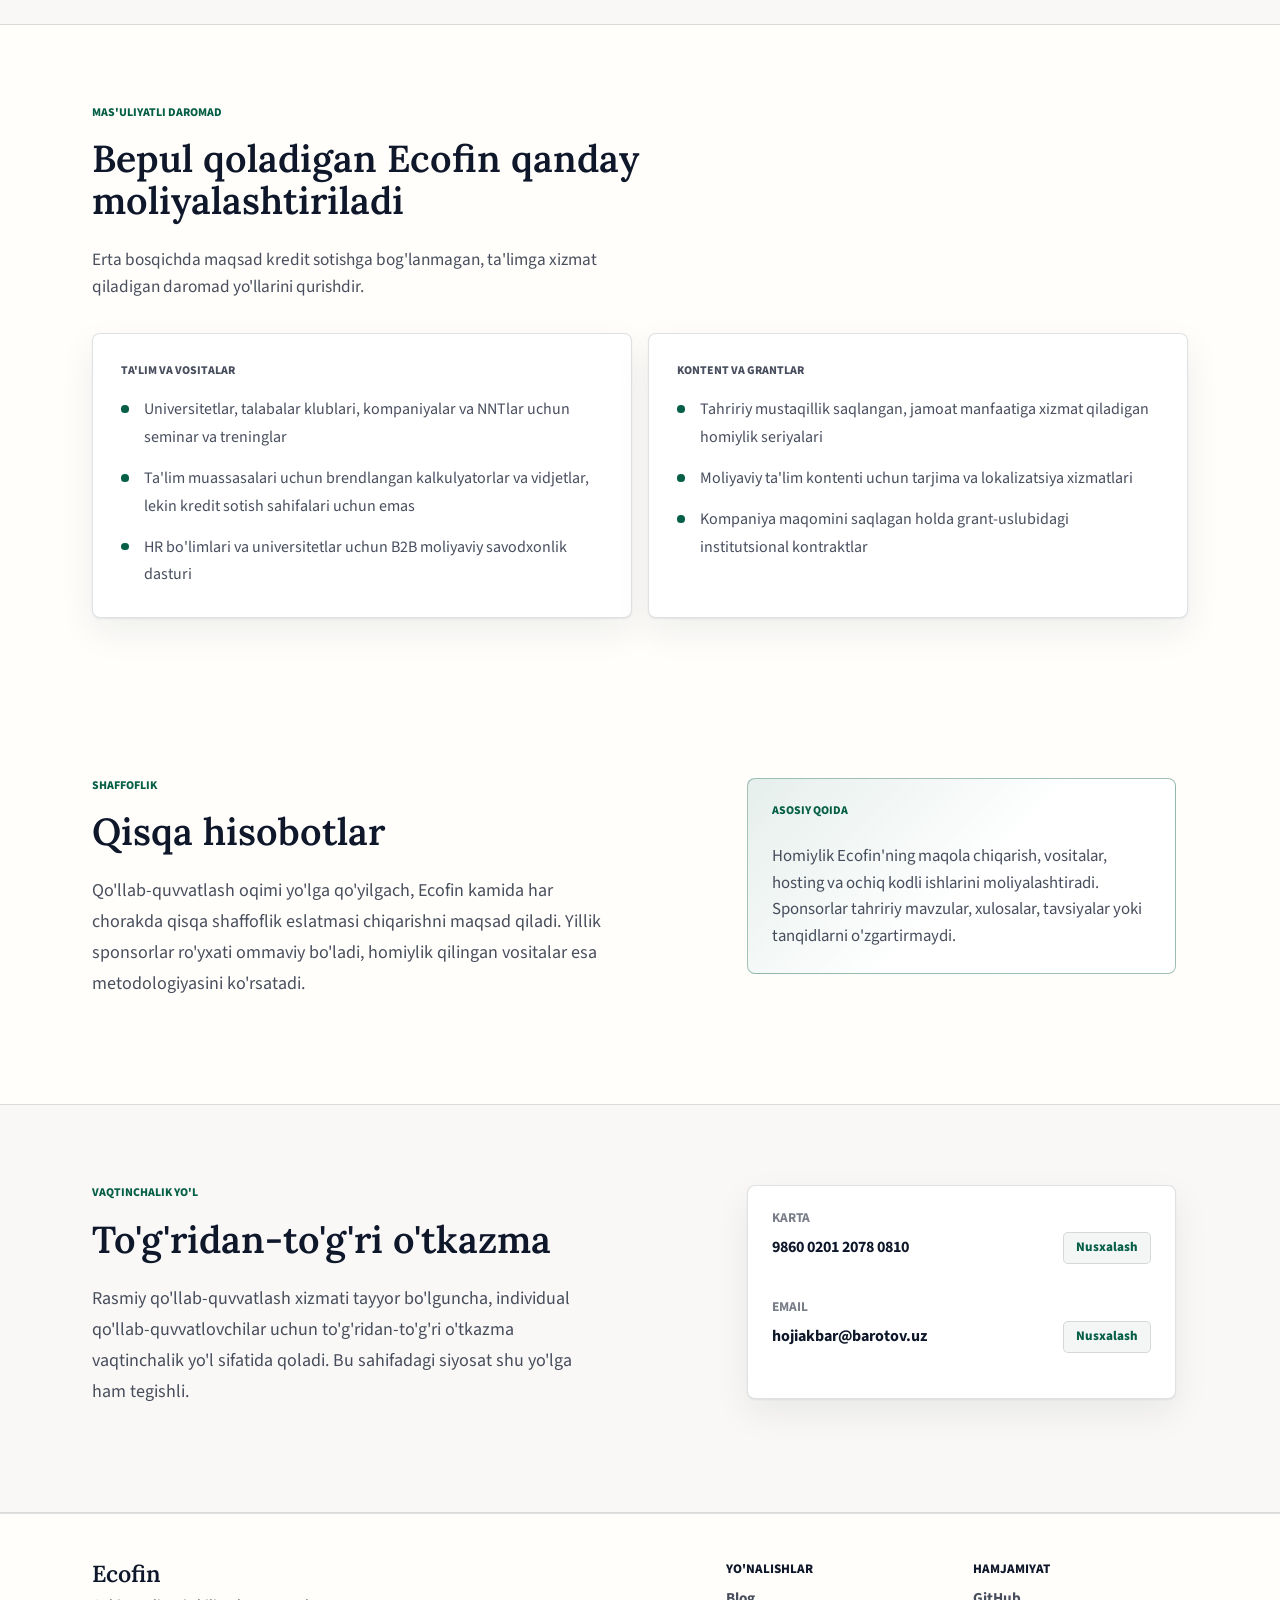
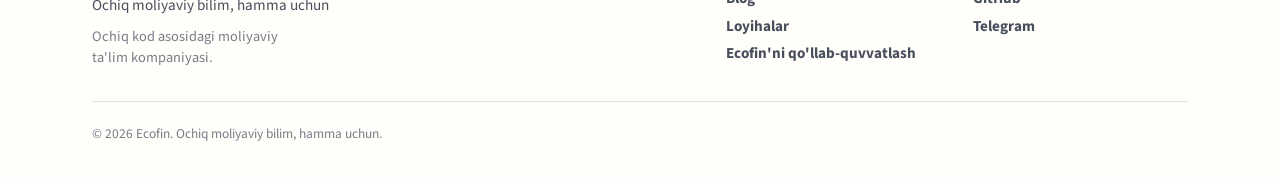
<file: support/index.html>
<!doctype html>
<html lang="uz">
    <head>
        <meta charset="UTF-8" />
        <meta name="viewport" content="width=device-width, initial-scale=1.0" />
        <meta name="author" content="Ecofin" />
        <meta name="robots" content="index, follow" />
        <meta name="description" content="Ecofin'ni qo'llab-quvvatlash: homiylik himoya devori, tahririy mustaqillik, daromad yo'llari, mablag' sarfi va vaqtinchalik to'g'ridan-to'g'ri o'tkazma ma'lumotlari." />
        <meta property="og:title" content="Ecofin'ni qo'llab-quvvatlash" />
        <meta property="og:description" content="Ecofin bepul qoladi. Homiylik tahririyatga ta'sir qilmaydi va ochiq moliyaviy ta'limni moliyalashtirishga xizmat qiladi." />
        <meta property="og:type" content="website" />
        <meta property="og:url" content="https://ecofin.uz/support/" />
        <meta property="og:site_name" content="Ecofin" />
        <meta property="og:locale" content="uz_UZ" />
        <meta property="og:image" content="https://ecofin.uz/assets/ecofin-favicon.png" />
        <meta name="twitter:card" content="summary" />
        <meta name="twitter:title" content="Ecofin'ni qo'llab-quvvatlash" />
        <meta name="twitter:description" content="Ecofin bepul qoladi. Homiylik tahririyatga ta'sir qilmaydi va ochiq moliyaviy ta'limni moliyalashtirishga xizmat qiladi." />
        <meta name="theme-color" content="#fffefb" />
        <title>Ecofin'ni qo'llab-quvvatlash | Ecofin</title>
        <link rel="shortcut icon" href="/assets/ecofin-favicon.png" type="image/png" />
        <link rel="apple-touch-icon" href="/assets/ecofin-favicon.png" />
        <link rel="canonical" href="https://ecofin.uz/support/" />
        <link rel="alternate" hreflang="uz" href="https://ecofin.uz/support/" />
        <link rel="alternate" hreflang="en" href="https://ecofin.uz/en/support/" />
        <link rel="alternate" hreflang="ru" href="https://ecofin.uz/ru/support/" />
        <link rel="alternate" hreflang="x-default" href="https://ecofin.uz/support/" />
        <link rel="preconnect" href="https://fonts.googleapis.com" />
        <link rel="preconnect" href="https://fonts.gstatic.com" crossorigin />
        <link href="https://fonts.googleapis.com/css2?family=Lora:wght@500;600;700&family=Source+Sans+3:wght@400;500;600;700;800&display=swap" rel="stylesheet" />
        <link href="https://cdn.jsdelivr.net/npm/bootstrap@5.3.8/dist/css/bootstrap.min.css" rel="stylesheet" integrity="sha384-sRIl4kxILFvY47J16cr9ZwB07vP4J8+LH7qKQnuqkuIAvNWLzeN8tE5YBujZqJLB" crossorigin="anonymous" />
        <script>
            (() => {
                try {
                    if (localStorage.getItem("ecofin-theme") === "dark") {
                        document.documentElement.dataset.theme = "dark";
                        document.querySelector('meta[name="theme-color"]')?.setAttribute("content", "#050807");
                    }
                } catch {}
            })();
        </script>
        <link rel="stylesheet" href="/style.css" />
    </head>
    <body>
        <nav class="navbar navbar-expand-md site-nav sticky-top" aria-label="Primary navigation">
            <div class="container">
                <a href="/" class="navbar-brand nav-brand" aria-label="Ecofin home">
                    <img src="/assets/ecofin-favicon.png" alt="" class="nav-brand-logo" width="28" height="28" />
                    <span class="nav-brand-copy">
                        <span class="nav-brand-name">Ecofin</span>
                        <span class="nav-brand-tagline">Ochiq moliyaviy bilim, hamma uchun</span>
                    </span>
                </a>
                <button class="navbar-toggler" type="button" data-bs-toggle="collapse" data-bs-target="#primaryNav" aria-controls="primaryNav" aria-expanded="false" aria-label="Menyuni ochish">
                    <span class="navbar-toggler-icon"></span>
                </button>
                <div class="collapse navbar-collapse nav-menu" id="primaryNav">
                    <div class="navbar-nav ms-md-auto align-items-md-center gap-md-2">
                        <a href="https://blog.ecofin.uz" class="nav-link">Blog</a>
                        <a href="https://github.com/ecofinuz" target="_blank" rel="noopener noreferrer" class="nav-link">GitHub</a>
                        <nav class="language-switch btn-group my-3 my-md-0" aria-label="Til tanlash">
                            <a href="/support/" class="language-option active" hreflang="uz" lang="uz" aria-current="page">UZ</a>
                            <a href="/en/support/" class="language-option" hreflang="en" lang="en">EN</a>
                            <a href="/ru/support/" class="language-option" hreflang="ru" lang="ru">RU</a>
                        </nav>
                        <button class="theme-toggle my-1 my-md-0" type="button" data-theme-toggle aria-label="Rang mavzusini almashtirish" aria-pressed="false">
                            <svg class="theme-toggle-icon theme-toggle-moon" width="18" height="18" viewBox="0 0 24 24" aria-hidden="true"><path d="M21 14.2A8.1 8.1 0 0 1 9.8 3 8.8 8.8 0 1 0 21 14.2Z" /></svg>
                            <svg class="theme-toggle-icon theme-toggle-sun" width="18" height="18" viewBox="0 0 24 24" aria-hidden="true"><circle cx="12" cy="12" r="4" /><path d="M12 2v2" /><path d="M12 20v2" /><path d="m4.93 4.93 1.41 1.41" /><path d="m17.66 17.66 1.41 1.41" /><path d="M2 12h2" /><path d="M20 12h2" /><path d="m6.34 17.66-1.41 1.41" /><path d="m19.07 4.93-1.41 1.41" /></svg>
                        </button>
                        <a href="/support/" class="btn button button-primary nav-support ms-md-1" aria-current="page">Qo'llab-quvvatlash</a>
                    </div>
                </div>
            </div>
        </nav>

        <main class="site-main support-page">
            <section class="support-hero container" aria-labelledby="support-title">
                <p class="label-small">Ecofin'ni qo'llab-quvvatlash</p>
                <h1 id="support-title" class="hero-title">Moliyaviy ta'lim bepul qolishiga yordam bering</h1>
                <p class="hero-lede">Ecofin bepul, ochiq kodli va amaliy moliyaviy savodxonlik uchun qurilmoqda. Qo'llab-quvvatlash qabul qilinadi, lekin sponsorlar maqolalar, xulosalar yoki metodologiyaga ta'sir qila olmaydi.</p>
                <div class="d-flex flex-column flex-sm-row gap-3 hero-actions">
                    <a href="#sponsor-firewall" class="btn button button-primary">Homiylik siyosati</a>
                    <a href="#direct-transfer" class="btn button button-secondary">To'g'ridan-to'g'ri o'tkazma</a>
                </div>
            </section>

            <section id="sponsor-firewall" class="page-section section-band support-overview" aria-labelledby="support-policy-title">
                <div class="container">
                    <div class="section-heading-row">
                        <p class="section-label">Ishonch va siyosat</p>
                        <h2 id="support-policy-title">Homiylik himoya devori</h2>
                        <p class="section-subtitle">Ecofin bank, kredit, treyding va foizli qarzlar haqida tanqidiy yozishi mumkin. Shuning uchun har qanday homiylik tahririyatdan qat'iy ajratiladi.</p>
                    </div>
                    <div class="support-policy-grid">
                        <article class="card info-card support-detail-card">
                            <div class="card-body">
                                <p class="eyebrow">Huquqiy holat</p>
                                <h3>Hozircha erta bosqich</h3>
                                <p>Ecofin ochiq kod asosida ishlaydigan moliyaviy ta'lim kompaniyasi sifatida rivojlanmoqda. Ommaviy yuridik holat, rasmiy qo'llab-quvvatlash xizmati va rekvizitlar tayyor bo'lganda shu sahifada yangilanadi.</p>
                            </div>
                        </article>
                        <article class="card info-card support-detail-card">
                            <div class="card-body">
                                <p class="eyebrow">Tahririy himoya devori</p>
                                <h3>Sponsorlar kontentni boshqarmaydi</h3>
                                <ul class="funding-list">
                                    <li>Sponsorlar maqolalarni tahrir qilmaydi, tasdiqlamaydi yoki to'xtata olmaydi.</li>
                                    <li>Homiylik qilingan sahifalar aniq belgilab qo'yiladi.</li>
                                    <li>Yillik sponsorlar ro'yxati ommaviy bo'ladi.</li>
                                    <li>Homiylik qilingan ta'lim vositalari metodologiyasini ko'rsatadi.</li>
                                </ul>
                            </div>
                        </article>
                        <article class="card info-card support-detail-card">
                            <div class="card-body">
                                <p class="eyebrow">Chegaralar</p>
                                <h3>Hamkorlik havolalari va zararli yo'nalishlar yo'q</h3>
                                <p>Ecofin kredit, depozit, pul tikish, treyding yoki spekulyativ mahsulotlarga hamkorlik havolalari bermaydi. Islom moliyasi etikasi bilan ziddiyatli sponsor kategoriyalari qabul qilinmaydi.</p>
                            </div>
                        </article>
                        <article class="card info-card support-detail-card">
                            <div class="card-body">
                                <p class="eyebrow">Mablag' nimalarga ketadi</p>
                                <ul class="funding-list">
                                    <li>Yangi maqolalar va tarjimalar</li>
                                    <li>Kalkulyatorlar, grafiklar va amaliy vositalar</li>
                                    <li>Hosting, domen va texnik xizmat</li>
                                    <li>Ochiq kodli ishlab chiqish</li>
                                </ul>
                            </div>
                        </article>
                    </div>
                </div>
            </section>

            <section id="revenue-paths" class="page-section" aria-labelledby="revenue-paths-title">
                <div class="container">
                    <div class="section-heading-row">
                        <p class="section-label">Mas'uliyatli daromad</p>
                        <h2 id="revenue-paths-title">Bepul qoladigan Ecofin qanday moliyalashtiriladi</h2>
                        <p class="section-subtitle">Erta bosqichda maqsad kredit sotishga bog'lanmagan, ta'limga xizmat qiladigan daromad yo'llarini qurishdir.</p>
                    </div>
                    <div class="support-policy-grid">
                        <article class="card info-card support-detail-card">
                            <div class="card-body">
                                <p class="eyebrow">Ta'lim va vositalar</p>
                                <ul class="funding-list">
                                    <li>Universitetlar, talabalar klublari, kompaniyalar va NNTlar uchun seminar va treninglar</li>
                                    <li>Ta'lim muassasalari uchun brendlangan kalkulyatorlar va vidjetlar, lekin kredit sotish sahifalari uchun emas</li>
                                    <li>HR bo'limlari va universitetlar uchun B2B moliyaviy savodxonlik dasturi</li>
                                </ul>
                            </div>
                        </article>
                        <article class="card info-card support-detail-card">
                            <div class="card-body">
                                <p class="eyebrow">Kontent va grantlar</p>
                                <ul class="funding-list">
                                    <li>Tahririy mustaqillik saqlangan, jamoat manfaatiga xizmat qiladigan homiylik seriyalari</li>
                                    <li>Moliyaviy ta'lim kontenti uchun tarjima va lokalizatsiya xizmatlari</li>
                                    <li>Kompaniya maqomini saqlagan holda grant-uslubidagi institutsional kontraktlar</li>
                                </ul>
                            </div>
                        </article>
                    </div>
                </div>
            </section>

            <section class="page-section" aria-labelledby="transparency-title">
                <div class="container">
                    <div class="row g-5 align-items-start">
                        <div class="col-lg-6 section-copy">
                            <p class="section-label">Shaffoflik</p>
                            <h2 id="transparency-title">Qisqa hisobotlar</h2>
                            <p>Qo'llab-quvvatlash oqimi yo'lga qo'yilgach, Ecofin kamida har chorakda qisqa shaffoflik eslatmasi chiqarishni maqsad qiladi. Yillik sponsorlar ro'yxati ommaviy bo'ladi, homiylik qilingan vositalar esa metodologiyasini ko'rsatadi.</p>
                        </div>
                        <div class="col-lg-5 offset-lg-1">
                            <article class="support-statement">
                                <p class="eyebrow">Asosiy qoida</p>
                                <p>Homiylik Ecofin'ning maqola chiqarish, vositalar, hosting va ochiq kodli ishlarini moliyalashtiradi. Sponsorlar tahririy mavzular, xulosalar, tavsiyalar yoki tanqidlarni o'zgartirmaydi.</p>
                            </article>
                        </div>
                    </div>
                </div>
            </section>

            <section id="direct-transfer" class="page-section section-band" aria-labelledby="direct-transfer-title">
                <div class="container">
                    <div class="row g-5 align-items-start">
                        <div class="col-lg-6 section-copy">
                            <p class="section-label">Vaqtinchalik yo'l</p>
                            <h2 id="direct-transfer-title">To'g'ridan-to'g'ri o'tkazma</h2>
                            <p>Rasmiy qo'llab-quvvatlash xizmati tayyor bo'lguncha, individual qo'llab-quvvatlovchilar uchun to'g'ridan-to'g'ri o'tkazma vaqtinchalik yo'l sifatida qoladi. Bu sahifadagi siyosat shu yo'lga ham tegishli.</p>
                        </div>
                        <div class="col-lg-5 offset-lg-1">
                            <article class="card info-card support-transfer-panel">
                                <div class="card-body">
                                    <div class="transfer-details">
                                        <div class="direct-transfer-row">
                                            <span class="transfer-label">Karta</span>
                                            <strong>9860 0201 2078 0810</strong>
                                            <button class="copy-button" type="button" data-copy-value="9860 0201 2078 0810" data-copy-success="Karta nusxalandi" data-copy-failed="Nusxalab bo'lmadi">Nusxalash</button>
                                            <span class="copy-status" data-copy-status aria-live="polite"></span>
                                        </div>
                                        <div class="direct-transfer-row">
                                            <span class="transfer-label">Email</span>
                                            <strong>hojiakbar@barotov.uz</strong>
                                            <button class="copy-button" type="button" data-copy-value="hojiakbar@barotov.uz" data-copy-success="Email nusxalandi" data-copy-failed="Nusxalab bo'lmadi">Nusxalash</button>
                                            <span class="copy-status" data-copy-status aria-live="polite"></span>
                                        </div>
                                    </div>
                                </div>
                            </article>
                        </div>
                    </div>
                </div>
            </section>
        </main>

        <footer class="site-footer">
            <div class="container">
                <div class="footer-grid">
                    <div class="footer-brand-block">
                        <span class="footer-brand">Ecofin</span>
                        <p class="footer-tagline">Ochiq moliyaviy bilim, hamma uchun</p>
                        <p class="footer-open-source">Ochiq kod asosidagi moliyaviy ta'lim kompaniyasi.</p>
                    </div>
                    <div class="footer-column">
                        <p class="footer-heading">Yo'nalishlar</p>
                        <nav class="footer-links">
                            <a href="https://blog.ecofin.uz">Blog</a>
                            <a href="/#projects">Loyihalar</a>
                            <a href="/support/">Ecofin'ni qo'llab-quvvatlash</a>
                        </nav>
                    </div>
                    <div class="footer-column">
                        <p class="footer-heading">Hamjamiyat</p>
                        <nav class="footer-links">
                            <a href="https://github.com/ecofinuz" target="_blank" rel="noopener noreferrer">GitHub</a>
                            <a href="https://t.me/ecofin_uz" target="_blank" rel="noopener noreferrer">Telegram</a>
                        </nav>
                    </div>
                </div>
                <div class="footer-bottom">
                    <p>© 2026 Ecofin. Ochiq moliyaviy bilim, hamma uchun.</p>
                </div>
            </div>
        </footer>

        <script src="https://cdn.jsdelivr.net/npm/bootstrap@5.3.8/dist/js/bootstrap.bundle.min.js" integrity="sha384-FKyoEForCGlyvwx9Hj09JcYn3nv7wiPVlz7YYwJrWVcXK/BmnVDxM+D2scQbITxI" crossorigin="anonymous"></script>
        <script>
            const themeToggle = document.querySelector("[data-theme-toggle]");
            const themeColor = document.querySelector('meta[name="theme-color"]');
            const themeStorageKey = "ecofin-theme";

            function setTheme(theme) {
                const isDark = theme === "dark";
                document.documentElement.dataset.theme = isDark ? "dark" : "light";
                themeColor?.setAttribute("content", isDark ? "#050807" : "#fffefb");
                themeToggle?.setAttribute("aria-pressed", String(isDark));
                try {
                    localStorage.setItem(themeStorageKey, isDark ? "dark" : "light");
                } catch {}
            }

            async function copyText(value) {
                if (navigator.clipboard?.writeText && window.isSecureContext) {
                    await navigator.clipboard.writeText(value);
                    return;
                }
                const textarea = document.createElement("textarea");
                textarea.value = value;
                textarea.setAttribute("readonly", "");
                textarea.style.position = "fixed";
                textarea.style.top = "-999px";
                textarea.style.left = "-999px";
                document.body.append(textarea);
                textarea.select();
                try {
                    if (!document.execCommand("copy")) throw new Error("Copy command failed");
                } finally {
                    textarea.remove();
                }
            }

            document.querySelectorAll("[data-copy-value]").forEach((button) => {
                const status = button.closest(".direct-transfer-row")?.querySelector("[data-copy-status]");
                let clearTimer;
                button.addEventListener("click", async () => {
                    window.clearTimeout(clearTimer);
                    if (status) status.textContent = "";
                    try {
                        await copyText(button.dataset.copyValue ?? "");
                        if (status) status.textContent = button.dataset.copySuccess ?? "Nusxalandi";
                    } catch {
                        if (status) status.textContent = button.dataset.copyFailed ?? "Nusxalab bo'lmadi";
                    }
                    clearTimer = window.setTimeout(() => {
                        if (status) status.textContent = "";
                    }, 2400);
                });
            });

            themeToggle?.addEventListener("click", () => {
                const currentTheme = document.documentElement.dataset.theme === "dark" ? "dark" : "light";
                setTheme(currentTheme === "dark" ? "light" : "dark");
            });
            setTheme(document.documentElement.dataset.theme === "dark" ? "dark" : "light");
        </script>
    </body>
</html>
</file>
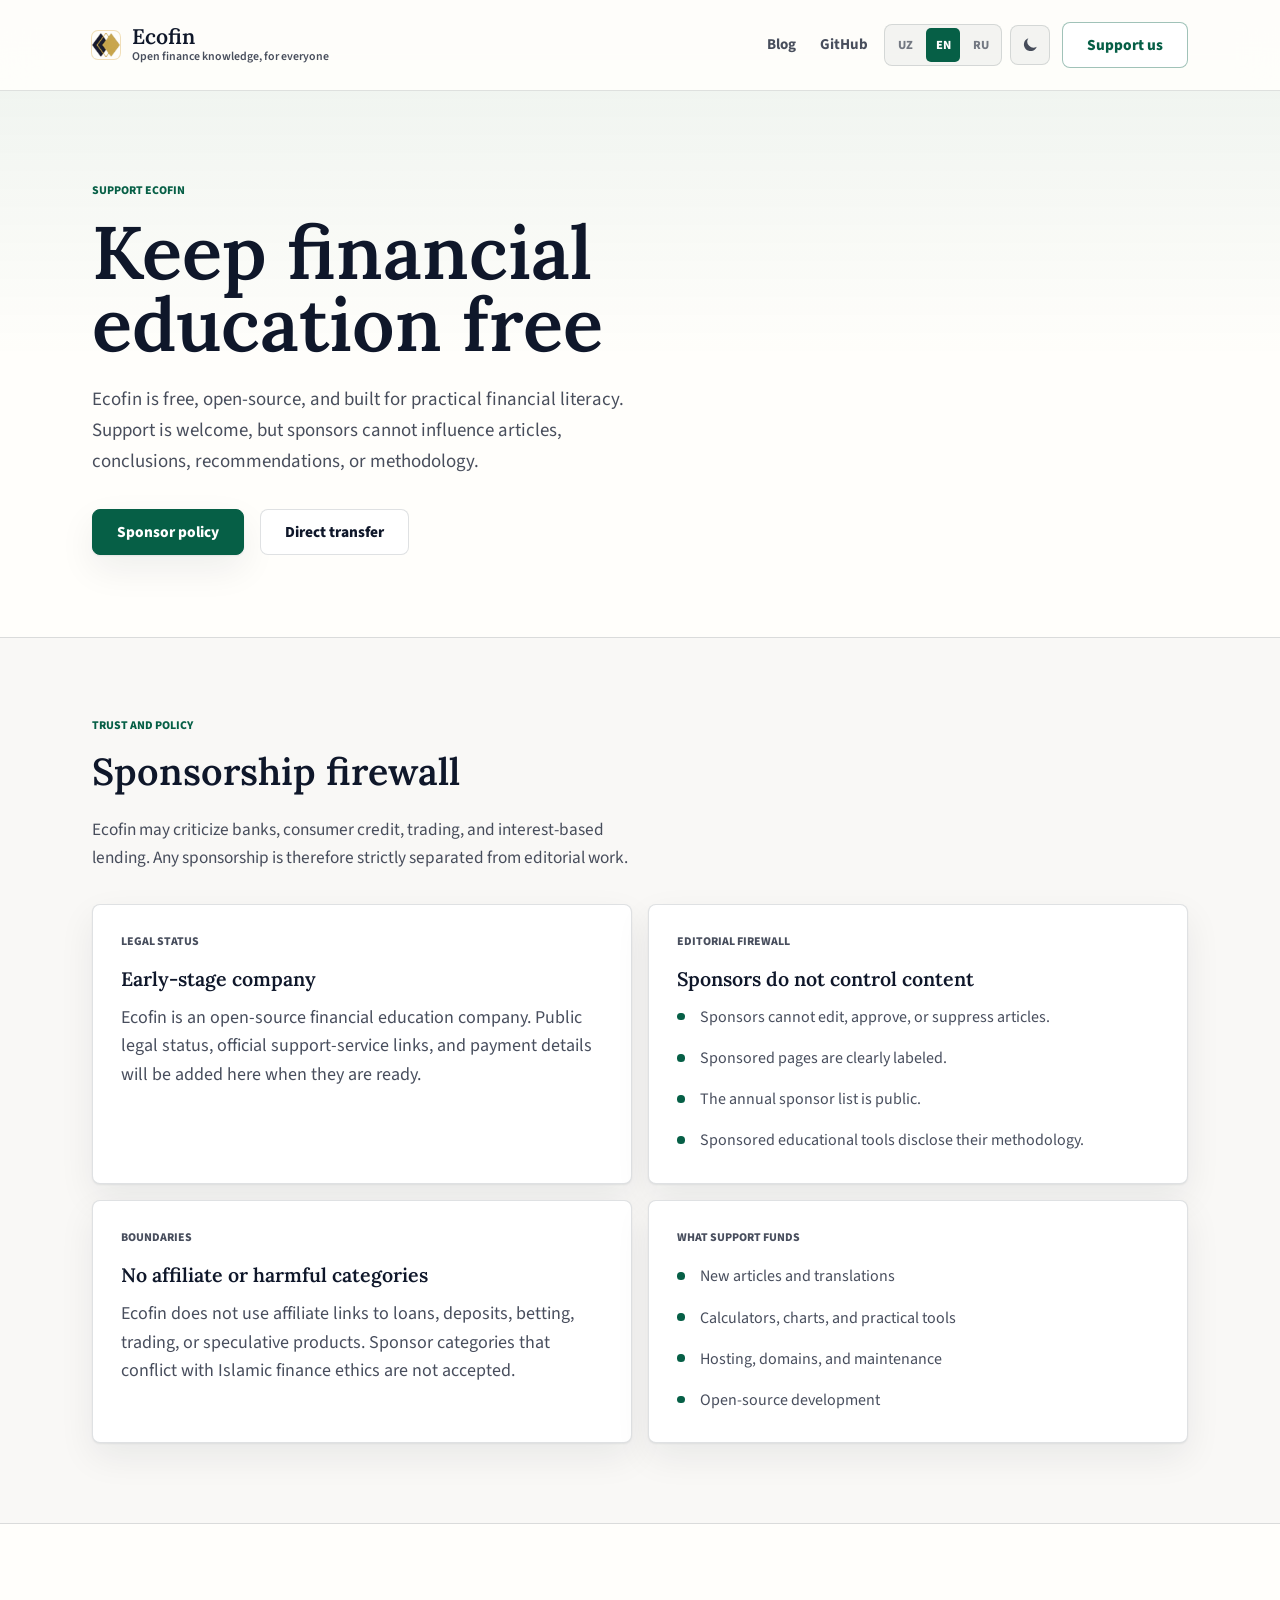
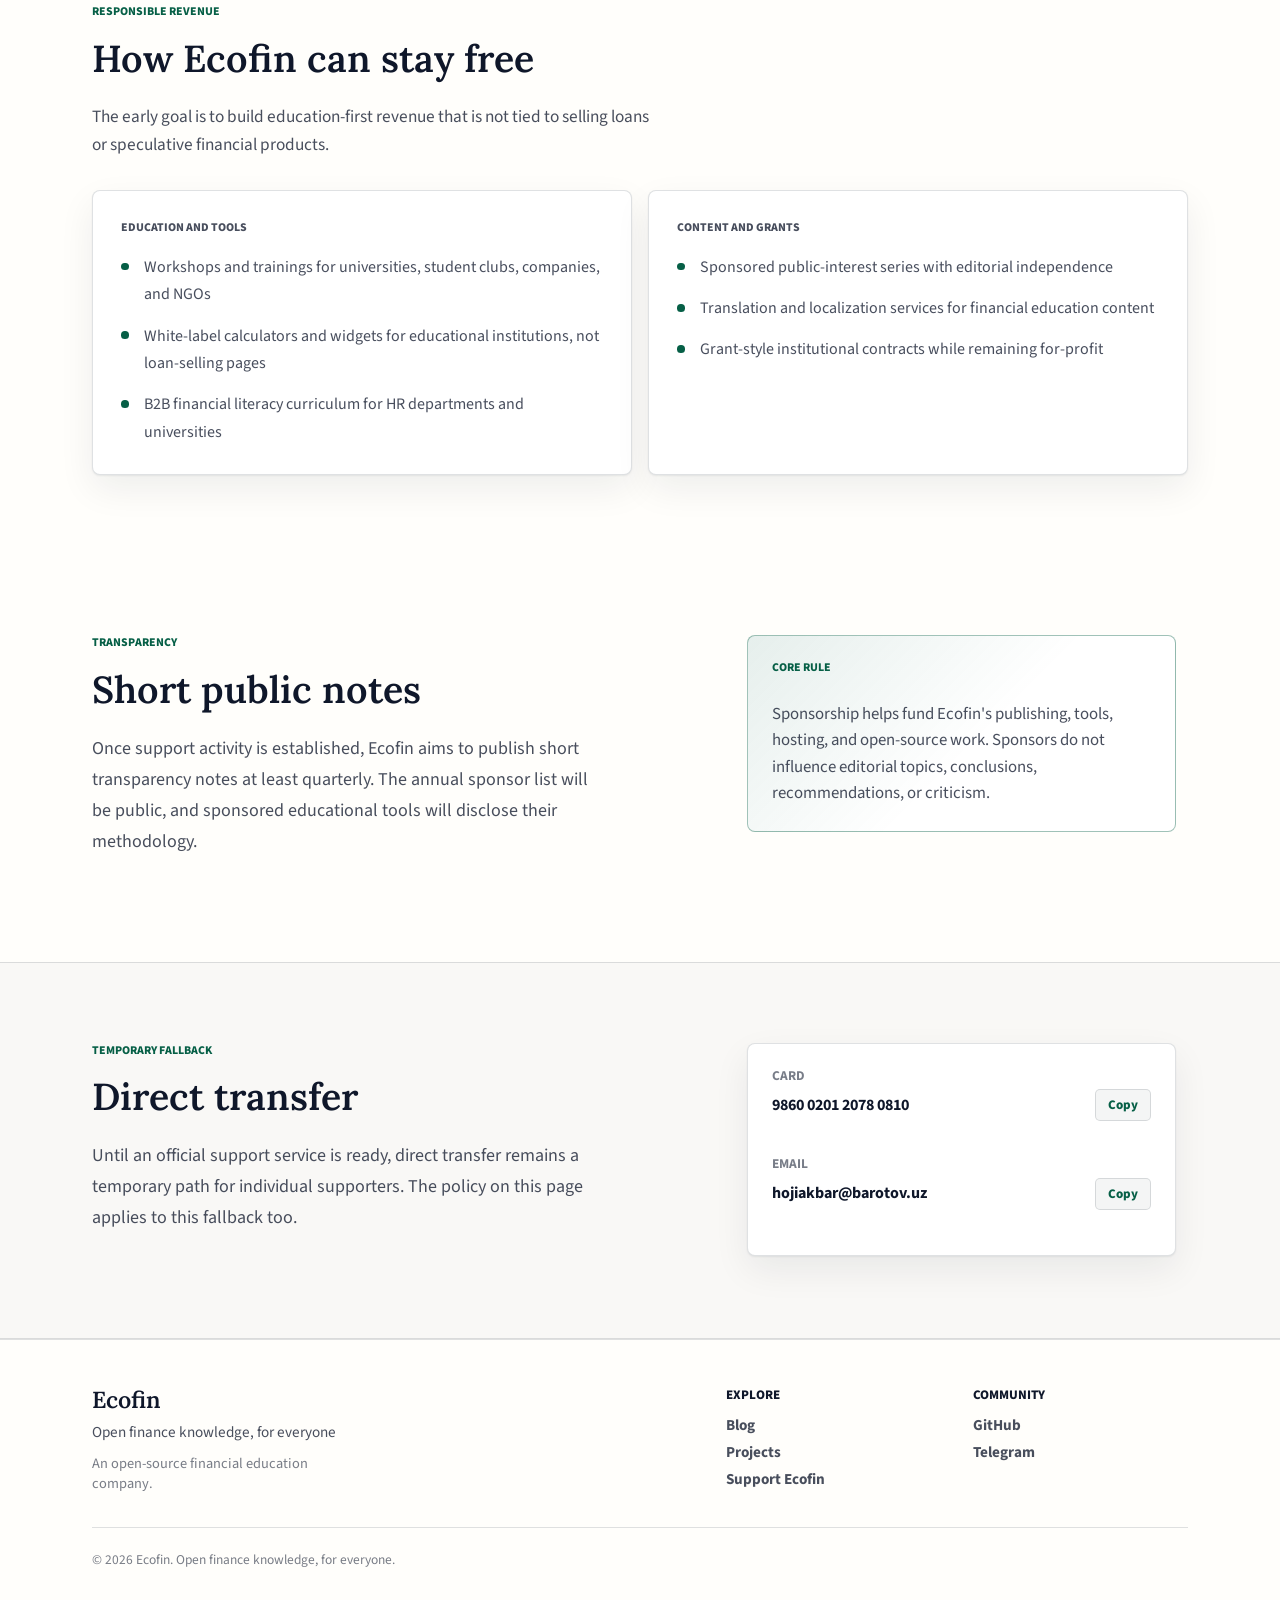
<file: en/support/index.html>
<!doctype html>
<html lang="en">
    <head>
        <meta charset="UTF-8" />
        <meta name="viewport" content="width=device-width, initial-scale=1.0" />
        <meta name="author" content="Ecofin" />
        <meta name="robots" content="index, follow" />
        <meta name="description" content="Support Ecofin: sponsorship firewall, editorial independence, responsible revenue paths, what support funds, and temporary direct transfer details." />
        <meta property="og:title" content="Support Ecofin" />
        <meta property="og:description" content="Ecofin stays free. Sponsorship cannot influence editorial work and helps fund open financial education." />
        <meta property="og:type" content="website" />
        <meta property="og:url" content="https://ecofin.uz/en/support/" />
        <meta property="og:site_name" content="Ecofin" />
        <meta property="og:locale" content="en_US" />
        <meta property="og:image" content="https://ecofin.uz/assets/ecofin-favicon.png" />
        <meta name="twitter:card" content="summary" />
        <meta name="twitter:title" content="Support Ecofin" />
        <meta name="twitter:description" content="Ecofin stays free. Sponsorship cannot influence editorial work and helps fund open financial education." />
        <meta name="theme-color" content="#fffefb" />
        <title>Support Ecofin | Ecofin</title>
        <link rel="shortcut icon" href="/assets/ecofin-favicon.png" type="image/png" />
        <link rel="apple-touch-icon" href="/assets/ecofin-favicon.png" />
        <link rel="canonical" href="https://ecofin.uz/en/support/" />
        <link rel="alternate" hreflang="uz" href="https://ecofin.uz/support/" />
        <link rel="alternate" hreflang="en" href="https://ecofin.uz/en/support/" />
        <link rel="alternate" hreflang="ru" href="https://ecofin.uz/ru/support/" />
        <link rel="alternate" hreflang="x-default" href="https://ecofin.uz/support/" />
        <link rel="preconnect" href="https://fonts.googleapis.com" />
        <link rel="preconnect" href="https://fonts.gstatic.com" crossorigin />
        <link href="https://fonts.googleapis.com/css2?family=Lora:wght@500;600;700&family=Source+Sans+3:wght@400;500;600;700;800&display=swap" rel="stylesheet" />
        <link href="https://cdn.jsdelivr.net/npm/bootstrap@5.3.8/dist/css/bootstrap.min.css" rel="stylesheet" integrity="sha384-sRIl4kxILFvY47J16cr9ZwB07vP4J8+LH7qKQnuqkuIAvNWLzeN8tE5YBujZqJLB" crossorigin="anonymous" />
        <script>
            (() => {
                try {
                    if (localStorage.getItem("ecofin-theme") === "dark") {
                        document.documentElement.dataset.theme = "dark";
                        document.querySelector('meta[name="theme-color"]')?.setAttribute("content", "#050807");
                    }
                } catch {}
            })();
        </script>
        <link rel="stylesheet" href="/style.css" />
    </head>
    <body>
        <nav class="navbar navbar-expand-md site-nav sticky-top" aria-label="Primary navigation">
            <div class="container">
                <a href="/en/" class="navbar-brand nav-brand" aria-label="Ecofin home">
                    <img src="/assets/ecofin-favicon.png" alt="" class="nav-brand-logo" width="28" height="28" />
                    <span class="nav-brand-copy">
                        <span class="nav-brand-name">Ecofin</span>
                        <span class="nav-brand-tagline">Open finance knowledge, for everyone</span>
                    </span>
                </a>
                <button class="navbar-toggler" type="button" data-bs-toggle="collapse" data-bs-target="#primaryNav" aria-controls="primaryNav" aria-expanded="false" aria-label="Toggle navigation">
                    <span class="navbar-toggler-icon"></span>
                </button>
                <div class="collapse navbar-collapse nav-menu" id="primaryNav">
                    <div class="navbar-nav ms-md-auto align-items-md-center gap-md-2">
                        <a href="https://blog.ecofin.uz/en/" class="nav-link">Blog</a>
                        <a href="https://github.com/ecofinuz" target="_blank" rel="noopener noreferrer" class="nav-link">GitHub</a>
                        <nav class="language-switch btn-group my-3 my-md-0" aria-label="Choose language">
                            <a href="/support/" class="language-option" hreflang="uz" lang="uz">UZ</a>
                            <a href="/en/support/" class="language-option active" hreflang="en" lang="en" aria-current="page">EN</a>
                            <a href="/ru/support/" class="language-option" hreflang="ru" lang="ru">RU</a>
                        </nav>
                        <button class="theme-toggle my-1 my-md-0" type="button" data-theme-toggle aria-label="Toggle color theme" aria-pressed="false">
                            <svg class="theme-toggle-icon theme-toggle-moon" width="18" height="18" viewBox="0 0 24 24" aria-hidden="true"><path d="M21 14.2A8.1 8.1 0 0 1 9.8 3 8.8 8.8 0 1 0 21 14.2Z" /></svg>
                            <svg class="theme-toggle-icon theme-toggle-sun" width="18" height="18" viewBox="0 0 24 24" aria-hidden="true"><circle cx="12" cy="12" r="4" /><path d="M12 2v2" /><path d="M12 20v2" /><path d="m4.93 4.93 1.41 1.41" /><path d="m17.66 17.66 1.41 1.41" /><path d="M2 12h2" /><path d="M20 12h2" /><path d="m6.34 17.66-1.41 1.41" /><path d="m19.07 4.93-1.41 1.41" /></svg>
                        </button>
                        <a href="/en/support/" class="btn button button-primary nav-support ms-md-1" aria-current="page">Support us</a>
                    </div>
                </div>
            </div>
        </nav>

        <main class="site-main support-page">
            <section class="support-hero container" aria-labelledby="support-title">
                <p class="label-small">Support Ecofin</p>
                <h1 id="support-title" class="hero-title">Keep financial education free</h1>
                <p class="hero-lede">Ecofin is free, open-source, and built for practical financial literacy. Support is welcome, but sponsors cannot influence articles, conclusions, recommendations, or methodology.</p>
                <div class="d-flex flex-column flex-sm-row gap-3 hero-actions">
                    <a href="#sponsor-firewall" class="btn button button-primary">Sponsor policy</a>
                    <a href="#direct-transfer" class="btn button button-secondary">Direct transfer</a>
                </div>
            </section>

            <section id="sponsor-firewall" class="page-section section-band support-overview" aria-labelledby="support-policy-title">
                <div class="container">
                    <div class="section-heading-row">
                        <p class="section-label">Trust and policy</p>
                        <h2 id="support-policy-title">Sponsorship firewall</h2>
                        <p class="section-subtitle">Ecofin may criticize banks, consumer credit, trading, and interest-based lending. Any sponsorship is therefore strictly separated from editorial work.</p>
                    </div>
                    <div class="support-policy-grid">
                        <article class="card info-card support-detail-card"><div class="card-body"><p class="eyebrow">Legal status</p><h3>Early-stage company</h3><p>Ecofin is an open-source financial education company. Public legal status, official support-service links, and payment details will be added here when they are ready.</p></div></article>
                        <article class="card info-card support-detail-card"><div class="card-body"><p class="eyebrow">Editorial firewall</p><h3>Sponsors do not control content</h3><ul class="funding-list"><li>Sponsors cannot edit, approve, or suppress articles.</li><li>Sponsored pages are clearly labeled.</li><li>The annual sponsor list is public.</li><li>Sponsored educational tools disclose their methodology.</li></ul></div></article>
                        <article class="card info-card support-detail-card"><div class="card-body"><p class="eyebrow">Boundaries</p><h3>No affiliate or harmful categories</h3><p>Ecofin does not use affiliate links to loans, deposits, betting, trading, or speculative products. Sponsor categories that conflict with Islamic finance ethics are not accepted.</p></div></article>
                        <article class="card info-card support-detail-card"><div class="card-body"><p class="eyebrow">What support funds</p><ul class="funding-list"><li>New articles and translations</li><li>Calculators, charts, and practical tools</li><li>Hosting, domains, and maintenance</li><li>Open-source development</li></ul></div></article>
                    </div>
                </div>
            </section>

            <section id="revenue-paths" class="page-section" aria-labelledby="revenue-paths-title">
                <div class="container">
                    <div class="section-heading-row">
                        <p class="section-label">Responsible revenue</p>
                        <h2 id="revenue-paths-title">How Ecofin can stay free</h2>
                        <p class="section-subtitle">The early goal is to build education-first revenue that is not tied to selling loans or speculative financial products.</p>
                    </div>
                    <div class="support-policy-grid">
                        <article class="card info-card support-detail-card"><div class="card-body"><p class="eyebrow">Education and tools</p><ul class="funding-list"><li>Workshops and trainings for universities, student clubs, companies, and NGOs</li><li>White-label calculators and widgets for educational institutions, not loan-selling pages</li><li>B2B financial literacy curriculum for HR departments and universities</li></ul></div></article>
                        <article class="card info-card support-detail-card"><div class="card-body"><p class="eyebrow">Content and grants</p><ul class="funding-list"><li>Sponsored public-interest series with editorial independence</li><li>Translation and localization services for financial education content</li><li>Grant-style institutional contracts while remaining for-profit</li></ul></div></article>
                    </div>
                </div>
            </section>

            <section class="page-section" aria-labelledby="transparency-title">
                <div class="container">
                    <div class="row g-5 align-items-start">
                        <div class="col-lg-6 section-copy">
                            <p class="section-label">Transparency</p>
                            <h2 id="transparency-title">Short public notes</h2>
                            <p>Once support activity is established, Ecofin aims to publish short transparency notes at least quarterly. The annual sponsor list will be public, and sponsored educational tools will disclose their methodology.</p>
                        </div>
                        <div class="col-lg-5 offset-lg-1">
                            <article class="support-statement">
                                <p class="eyebrow">Core rule</p>
                                <p>Sponsorship helps fund Ecofin's publishing, tools, hosting, and open-source work. Sponsors do not influence editorial topics, conclusions, recommendations, or criticism.</p>
                            </article>
                        </div>
                    </div>
                </div>
            </section>

            <section id="direct-transfer" class="page-section section-band" aria-labelledby="direct-transfer-title">
                <div class="container">
                    <div class="row g-5 align-items-start">
                        <div class="col-lg-6 section-copy">
                            <p class="section-label">Temporary fallback</p>
                            <h2 id="direct-transfer-title">Direct transfer</h2>
                            <p>Until an official support service is ready, direct transfer remains a temporary path for individual supporters. The policy on this page applies to this fallback too.</p>
                        </div>
                        <div class="col-lg-5 offset-lg-1">
                            <article class="card info-card support-transfer-panel"><div class="card-body"><div class="transfer-details">
                                <div class="direct-transfer-row"><span class="transfer-label">Card</span><strong>9860 0201 2078 0810</strong><button class="copy-button" type="button" data-copy-value="9860 0201 2078 0810" data-copy-success="Card copied" data-copy-failed="Could not copy">Copy</button><span class="copy-status" data-copy-status aria-live="polite"></span></div>
                                <div class="direct-transfer-row"><span class="transfer-label">Email</span><strong>hojiakbar@barotov.uz</strong><button class="copy-button" type="button" data-copy-value="hojiakbar@barotov.uz" data-copy-success="Email copied" data-copy-failed="Could not copy">Copy</button><span class="copy-status" data-copy-status aria-live="polite"></span></div>
                            </div></div></article>
                        </div>
                    </div>
                </div>
            </section>
        </main>

        <footer class="site-footer"><div class="container"><div class="footer-grid"><div class="footer-brand-block"><span class="footer-brand">Ecofin</span><p class="footer-tagline">Open finance knowledge, for everyone</p><p class="footer-open-source">An open-source financial education company.</p></div><div class="footer-column"><p class="footer-heading">Explore</p><nav class="footer-links"><a href="https://blog.ecofin.uz/en/">Blog</a><a href="/en/#projects">Projects</a><a href="/en/support/">Support Ecofin</a></nav></div><div class="footer-column"><p class="footer-heading">Community</p><nav class="footer-links"><a href="https://github.com/ecofinuz" target="_blank" rel="noopener noreferrer">GitHub</a><a href="https://t.me/ecofin_uz" target="_blank" rel="noopener noreferrer">Telegram</a></nav></div></div><div class="footer-bottom"><p>© 2026 Ecofin. Open finance knowledge, for everyone.</p></div></div></footer>

        <script src="https://cdn.jsdelivr.net/npm/bootstrap@5.3.8/dist/js/bootstrap.bundle.min.js" integrity="sha384-FKyoEForCGlyvwx9Hj09JcYn3nv7wiPVlz7YYwJrWVcXK/BmnVDxM+D2scQbITxI" crossorigin="anonymous"></script>
        <script>
            const themeToggle = document.querySelector("[data-theme-toggle]");
            const themeColor = document.querySelector('meta[name="theme-color"]');
            const themeStorageKey = "ecofin-theme";
            function setTheme(theme) { const isDark = theme === "dark"; document.documentElement.dataset.theme = isDark ? "dark" : "light"; themeColor?.setAttribute("content", isDark ? "#050807" : "#fffefb"); themeToggle?.setAttribute("aria-pressed", String(isDark)); try { localStorage.setItem(themeStorageKey, isDark ? "dark" : "light"); } catch {} }
            async function copyText(value) { if (navigator.clipboard?.writeText && window.isSecureContext) { await navigator.clipboard.writeText(value); return; } const textarea = document.createElement("textarea"); textarea.value = value; textarea.setAttribute("readonly", ""); textarea.style.position = "fixed"; textarea.style.top = "-999px"; textarea.style.left = "-999px"; document.body.append(textarea); textarea.select(); try { if (!document.execCommand("copy")) throw new Error("Copy command failed"); } finally { textarea.remove(); } }
            document.querySelectorAll("[data-copy-value]").forEach((button) => { const status = button.closest(".direct-transfer-row")?.querySelector("[data-copy-status]"); let clearTimer; button.addEventListener("click", async () => { window.clearTimeout(clearTimer); if (status) status.textContent = ""; try { await copyText(button.dataset.copyValue ?? ""); if (status) status.textContent = button.dataset.copySuccess ?? "Copied"; } catch { if (status) status.textContent = button.dataset.copyFailed ?? "Could not copy"; } clearTimer = window.setTimeout(() => { if (status) status.textContent = ""; }, 2400); }); });
            themeToggle?.addEventListener("click", () => { const currentTheme = document.documentElement.dataset.theme === "dark" ? "dark" : "light"; setTheme(currentTheme === "dark" ? "light" : "dark"); });
            setTheme(document.documentElement.dataset.theme === "dark" ? "dark" : "light");
        </script>
    </body>
</html>
</file>
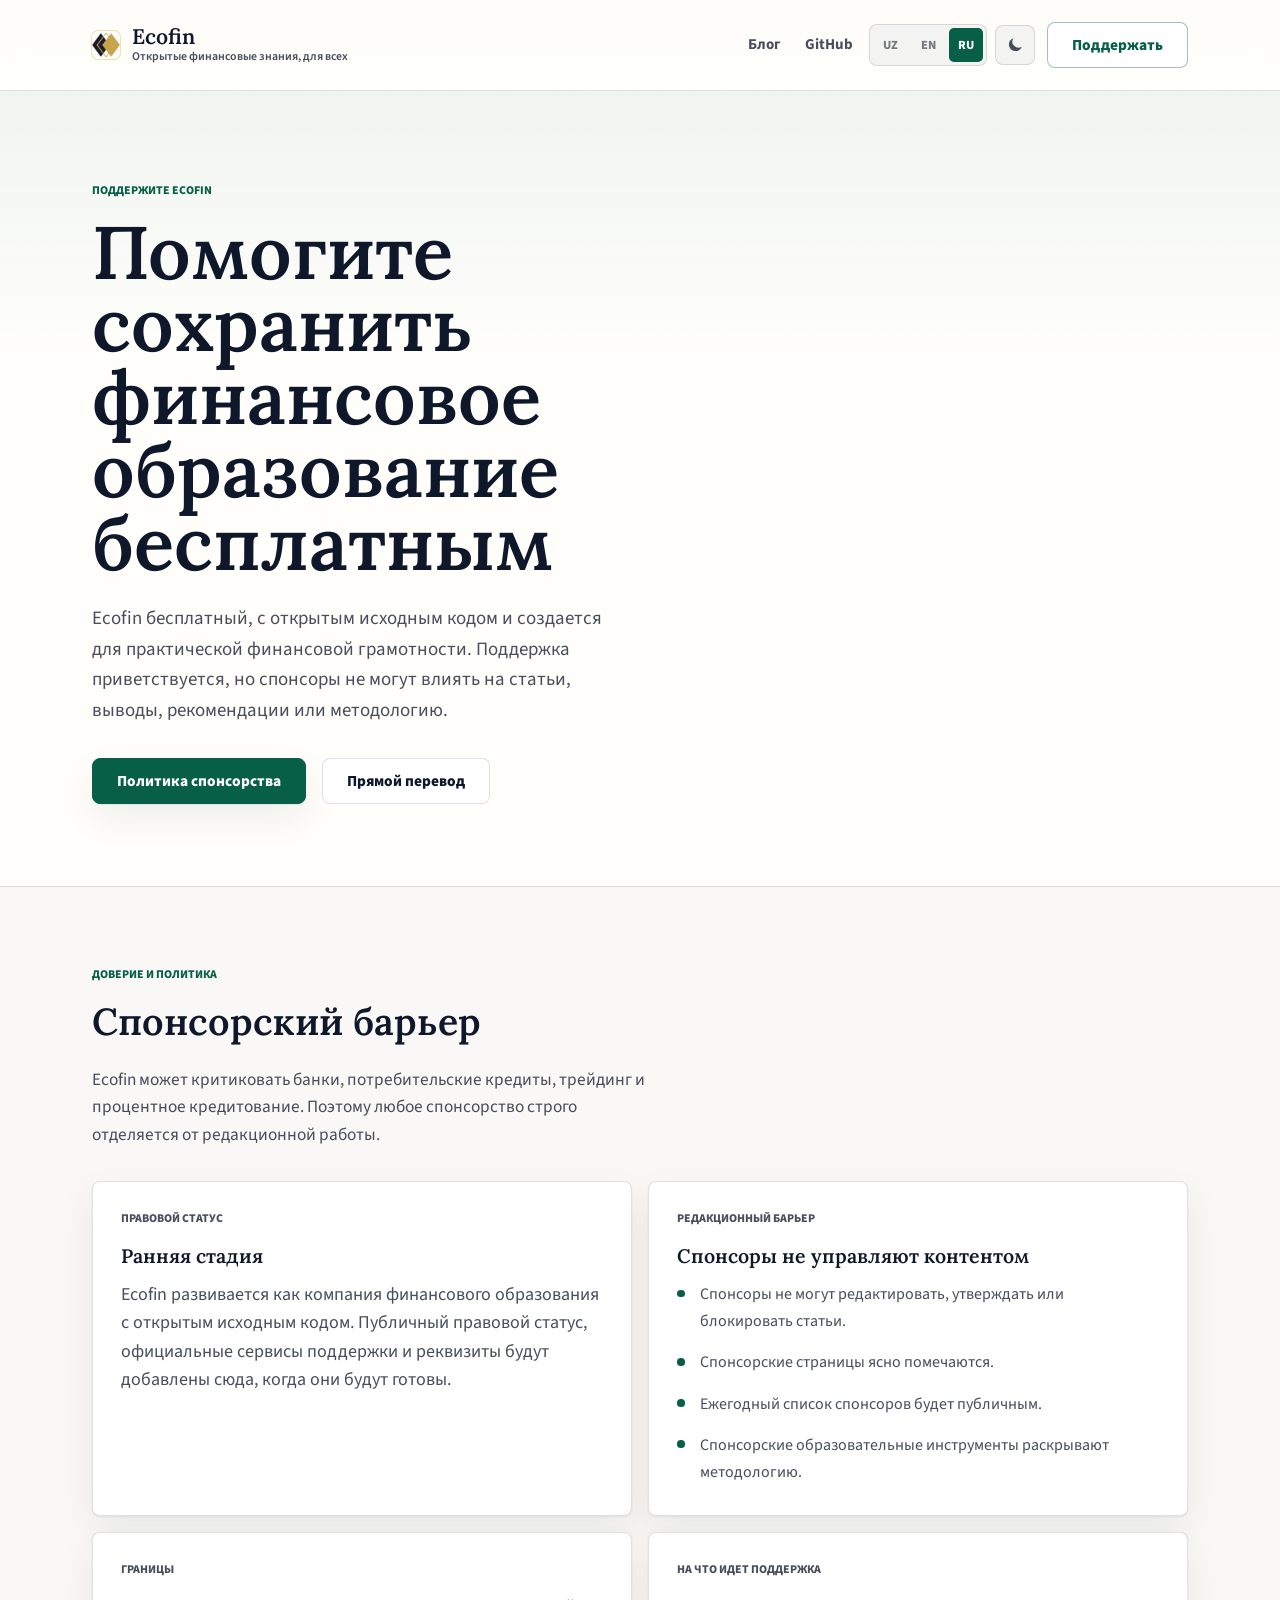
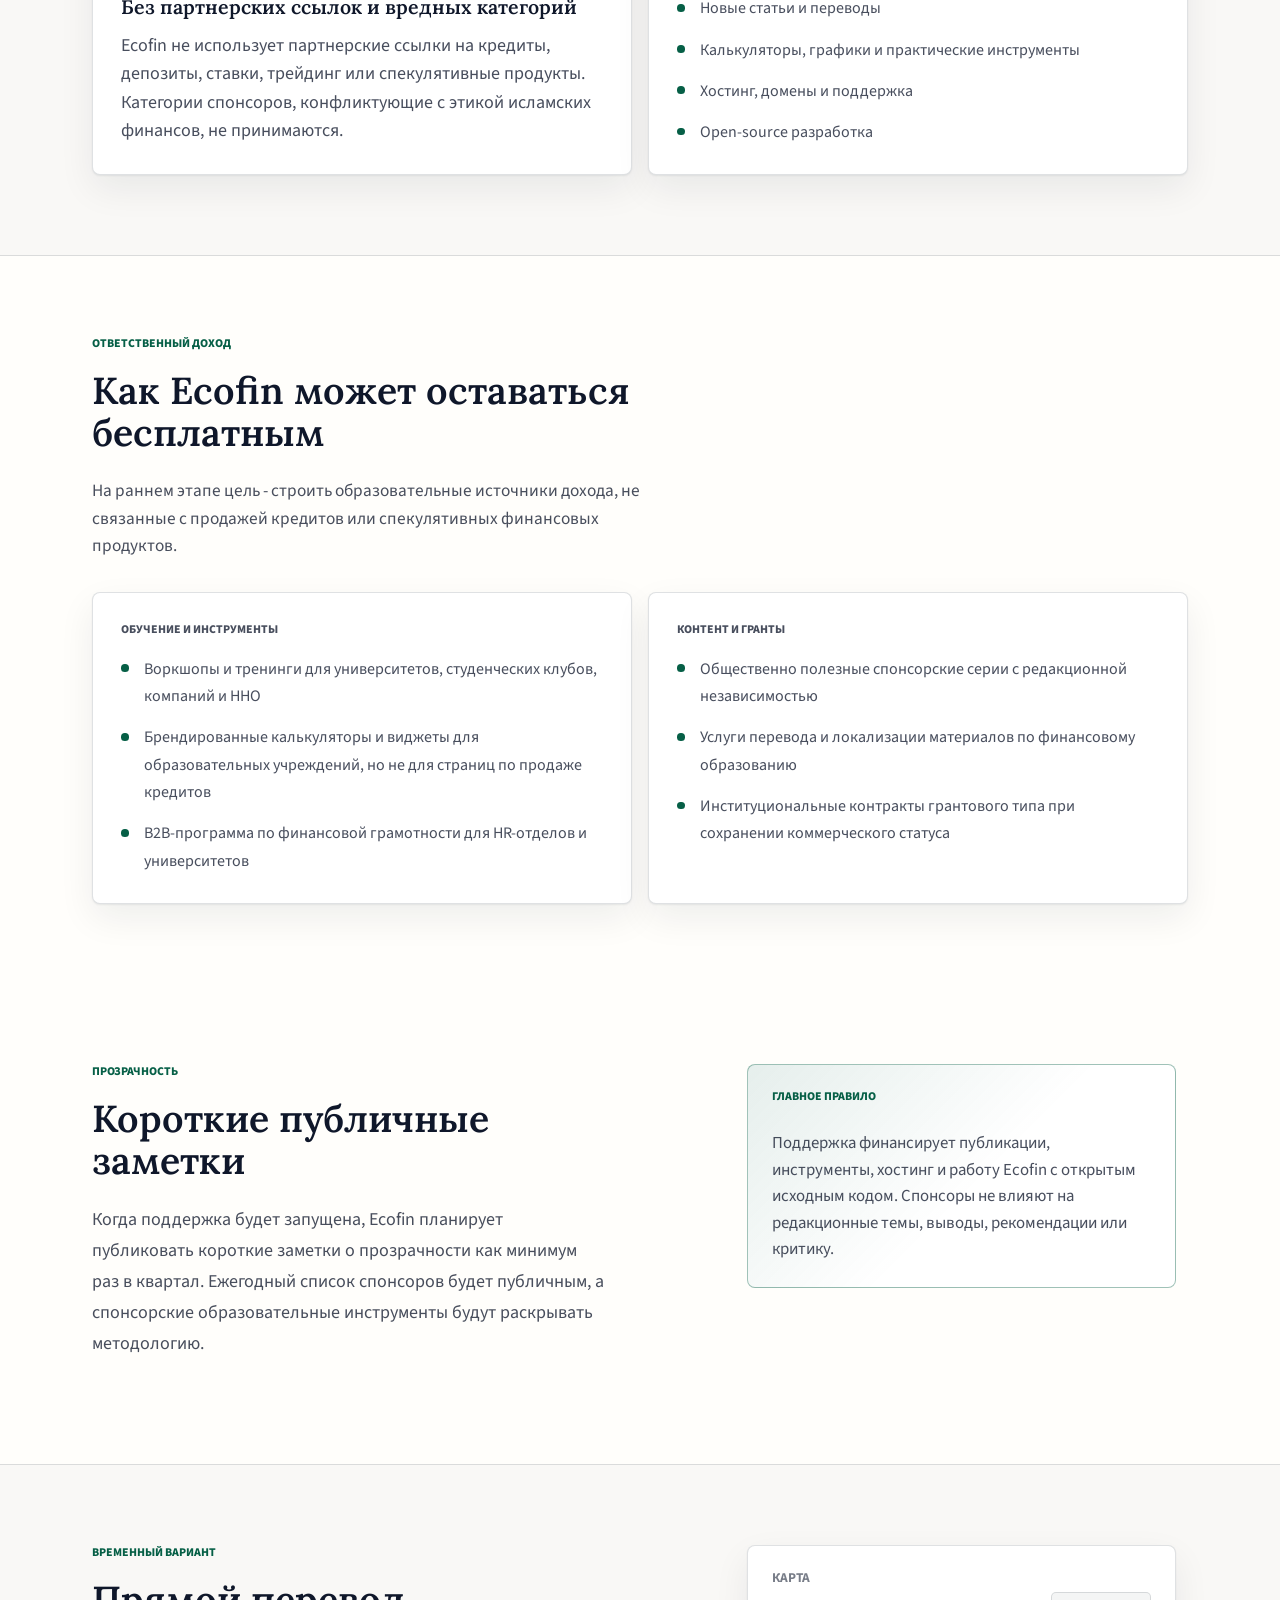
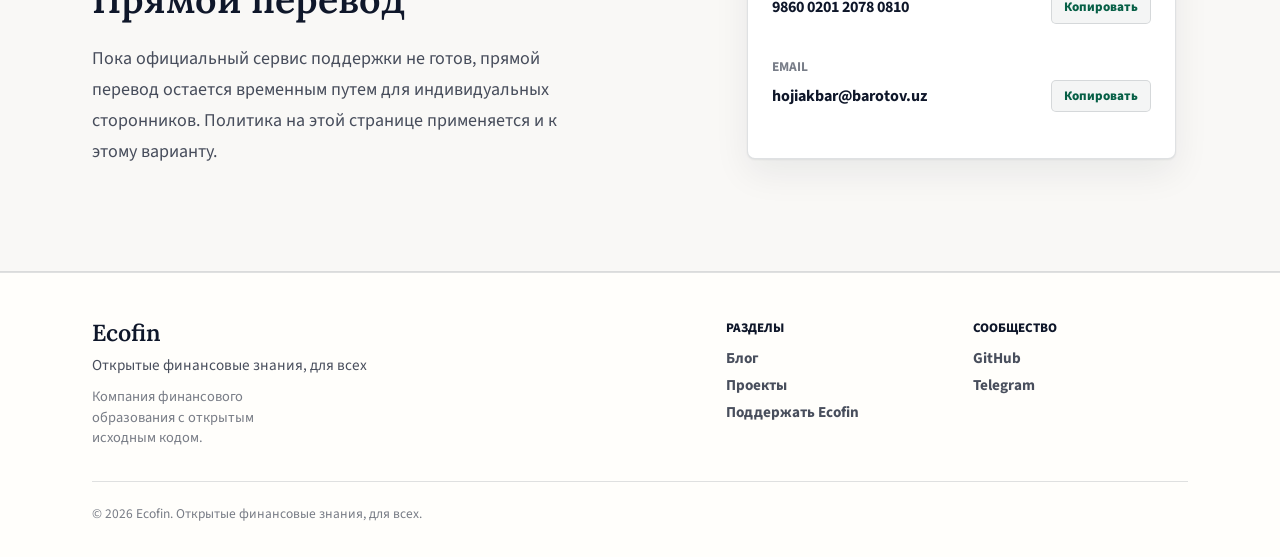
<file: ru/support/index.html>
<!doctype html>
<html lang="ru">
    <head>
        <meta charset="UTF-8" />
        <meta name="viewport" content="width=device-width, initial-scale=1.0" />
        <meta name="author" content="Ecofin" />
        <meta name="robots" content="index, follow" />
        <meta name="description" content="Поддержать Ecofin: спонсорский барьер, редакционная независимость, ответственные источники дохода, на что идет поддержка и временный прямой перевод." />
        <meta property="og:title" content="Поддержать Ecofin" />
        <meta property="og:description" content="Ecofin остается бесплатным. Спонсорство не влияет на редакцию и помогает финансировать открытое финансовое образование." />
        <meta property="og:type" content="website" />
        <meta property="og:url" content="https://ecofin.uz/ru/support/" />
        <meta property="og:site_name" content="Ecofin" />
        <meta property="og:locale" content="ru_RU" />
        <meta property="og:image" content="https://ecofin.uz/assets/ecofin-favicon.png" />
        <meta name="twitter:card" content="summary" />
        <meta name="twitter:title" content="Поддержать Ecofin" />
        <meta name="twitter:description" content="Ecofin остается бесплатным. Спонсорство не влияет на редакцию и помогает финансировать открытое финансовое образование." />
        <meta name="theme-color" content="#fffefb" />
        <title>Поддержать Ecofin | Ecofin</title>
        <link rel="shortcut icon" href="/assets/ecofin-favicon.png" type="image/png" />
        <link rel="apple-touch-icon" href="/assets/ecofin-favicon.png" />
        <link rel="canonical" href="https://ecofin.uz/ru/support/" />
        <link rel="alternate" hreflang="uz" href="https://ecofin.uz/support/" />
        <link rel="alternate" hreflang="en" href="https://ecofin.uz/en/support/" />
        <link rel="alternate" hreflang="ru" href="https://ecofin.uz/ru/support/" />
        <link rel="alternate" hreflang="x-default" href="https://ecofin.uz/support/" />
        <link rel="preconnect" href="https://fonts.googleapis.com" />
        <link rel="preconnect" href="https://fonts.gstatic.com" crossorigin />
        <link href="https://fonts.googleapis.com/css2?family=Lora:wght@500;600;700&family=Source+Sans+3:wght@400;500;600;700;800&display=swap" rel="stylesheet" />
        <link href="https://cdn.jsdelivr.net/npm/bootstrap@5.3.8/dist/css/bootstrap.min.css" rel="stylesheet" integrity="sha384-sRIl4kxILFvY47J16cr9ZwB07vP4J8+LH7qKQnuqkuIAvNWLzeN8tE5YBujZqJLB" crossorigin="anonymous" />
        <script>
            (() => { try { if (localStorage.getItem("ecofin-theme") === "dark") { document.documentElement.dataset.theme = "dark"; document.querySelector('meta[name="theme-color"]')?.setAttribute("content", "#050807"); } } catch {} })();
        </script>
        <link rel="stylesheet" href="/style.css" />
    </head>
    <body>
        <nav class="navbar navbar-expand-md site-nav sticky-top" aria-label="Основная навигация">
            <div class="container">
                <a href="/ru/" class="navbar-brand nav-brand" aria-label="Ecofin home"><img src="/assets/ecofin-favicon.png" alt="" class="nav-brand-logo" width="28" height="28" /><span class="nav-brand-copy"><span class="nav-brand-name">Ecofin</span><span class="nav-brand-tagline">Открытые финансовые знания, для всех</span></span></a>
                <button class="navbar-toggler" type="button" data-bs-toggle="collapse" data-bs-target="#primaryNav" aria-controls="primaryNav" aria-expanded="false" aria-label="Открыть меню"><span class="navbar-toggler-icon"></span></button>
                <div class="collapse navbar-collapse nav-menu" id="primaryNav">
                    <div class="navbar-nav ms-md-auto align-items-md-center gap-md-2">
                        <a href="https://blog.ecofin.uz/ru/" class="nav-link">Блог</a>
                        <a href="https://github.com/ecofinuz" target="_blank" rel="noopener noreferrer" class="nav-link">GitHub</a>
                        <nav class="language-switch btn-group my-3 my-md-0" aria-label="Выбор языка"><a href="/support/" class="language-option" hreflang="uz" lang="uz">UZ</a><a href="/en/support/" class="language-option" hreflang="en" lang="en">EN</a><a href="/ru/support/" class="language-option active" hreflang="ru" lang="ru" aria-current="page">RU</a></nav>
                        <button class="theme-toggle my-1 my-md-0" type="button" data-theme-toggle aria-label="Переключить тему" aria-pressed="false"><svg class="theme-toggle-icon theme-toggle-moon" width="18" height="18" viewBox="0 0 24 24" aria-hidden="true"><path d="M21 14.2A8.1 8.1 0 0 1 9.8 3 8.8 8.8 0 1 0 21 14.2Z" /></svg><svg class="theme-toggle-icon theme-toggle-sun" width="18" height="18" viewBox="0 0 24 24" aria-hidden="true"><circle cx="12" cy="12" r="4" /><path d="M12 2v2" /><path d="M12 20v2" /><path d="m4.93 4.93 1.41 1.41" /><path d="m17.66 17.66 1.41 1.41" /><path d="M2 12h2" /><path d="M20 12h2" /><path d="m6.34 17.66-1.41 1.41" /><path d="m19.07 4.93-1.41 1.41" /></svg></button>
                        <a href="/ru/support/" class="btn button button-primary nav-support ms-md-1" aria-current="page">Поддержать</a>
                    </div>
                </div>
            </div>
        </nav>

        <main class="site-main support-page">
            <section class="support-hero container" aria-labelledby="support-title">
                <p class="label-small">Поддержите Ecofin</p>
                <h1 id="support-title" class="hero-title">Помогите сохранить финансовое образование бесплатным</h1>
                <p class="hero-lede">Ecofin бесплатный, с открытым исходным кодом и создается для практической финансовой грамотности. Поддержка приветствуется, но спонсоры не могут влиять на статьи, выводы, рекомендации или методологию.</p>
                <div class="d-flex flex-column flex-sm-row gap-3 hero-actions"><a href="#sponsor-firewall" class="btn button button-primary">Политика спонсорства</a><a href="#direct-transfer" class="btn button button-secondary">Прямой перевод</a></div>
            </section>

            <section id="sponsor-firewall" class="page-section section-band support-overview" aria-labelledby="support-policy-title">
                <div class="container">
                    <div class="section-heading-row"><p class="section-label">Доверие и политика</p><h2 id="support-policy-title">Спонсорский барьер</h2><p class="section-subtitle">Ecofin может критиковать банки, потребительские кредиты, трейдинг и процентное кредитование. Поэтому любое спонсорство строго отделяется от редакционной работы.</p></div>
                    <div class="support-policy-grid">
                        <article class="card info-card support-detail-card"><div class="card-body"><p class="eyebrow">Правовой статус</p><h3>Ранняя стадия</h3><p>Ecofin развивается как компания финансового образования с открытым исходным кодом. Публичный правовой статус, официальные сервисы поддержки и реквизиты будут добавлены сюда, когда они будут готовы.</p></div></article>
                        <article class="card info-card support-detail-card"><div class="card-body"><p class="eyebrow">Редакционный барьер</p><h3>Спонсоры не управляют контентом</h3><ul class="funding-list"><li>Спонсоры не могут редактировать, утверждать или блокировать статьи.</li><li>Спонсорские страницы ясно помечаются.</li><li>Ежегодный список спонсоров будет публичным.</li><li>Спонсорские образовательные инструменты раскрывают методологию.</li></ul></div></article>
                        <article class="card info-card support-detail-card"><div class="card-body"><p class="eyebrow">Границы</p><h3>Без партнерских ссылок и вредных категорий</h3><p>Ecofin не использует партнерские ссылки на кредиты, депозиты, ставки, трейдинг или спекулятивные продукты. Категории спонсоров, конфликтующие с этикой исламских финансов, не принимаются.</p></div></article>
                        <article class="card info-card support-detail-card"><div class="card-body"><p class="eyebrow">На что идет поддержка</p><ul class="funding-list"><li>Новые статьи и переводы</li><li>Калькуляторы, графики и практические инструменты</li><li>Хостинг, домены и поддержка</li><li>Open-source разработка</li></ul></div></article>
                    </div>
                </div>
            </section>

            <section id="revenue-paths" class="page-section" aria-labelledby="revenue-paths-title"><div class="container"><div class="section-heading-row"><p class="section-label">Ответственный доход</p><h2 id="revenue-paths-title">Как Ecofin может оставаться бесплатным</h2><p class="section-subtitle">На раннем этапе цель - строить образовательные источники дохода, не связанные с продажей кредитов или спекулятивных финансовых продуктов.</p></div><div class="support-policy-grid"><article class="card info-card support-detail-card"><div class="card-body"><p class="eyebrow">Обучение и инструменты</p><ul class="funding-list"><li>Воркшопы и тренинги для университетов, студенческих клубов, компаний и ННО</li><li>Брендированные калькуляторы и виджеты для образовательных учреждений, но не для страниц по продаже кредитов</li><li>B2B-программа по финансовой грамотности для HR-отделов и университетов</li></ul></div></article><article class="card info-card support-detail-card"><div class="card-body"><p class="eyebrow">Контент и гранты</p><ul class="funding-list"><li>Общественно полезные спонсорские серии с редакционной независимостью</li><li>Услуги перевода и локализации материалов по финансовому образованию</li><li>Институциональные контракты грантового типа при сохранении коммерческого статуса</li></ul></div></article></div></div></section>

            <section class="page-section" aria-labelledby="transparency-title"><div class="container"><div class="row g-5 align-items-start"><div class="col-lg-6 section-copy"><p class="section-label">Прозрачность</p><h2 id="transparency-title">Короткие публичные заметки</h2><p>Когда поддержка будет запущена, Ecofin планирует публиковать короткие заметки о прозрачности как минимум раз в квартал. Ежегодный список спонсоров будет публичным, а спонсорские образовательные инструменты будут раскрывать методологию.</p></div><div class="col-lg-5 offset-lg-1"><article class="support-statement"><p class="eyebrow">Главное правило</p><p>Поддержка финансирует публикации, инструменты, хостинг и работу Ecofin с открытым исходным кодом. Спонсоры не влияют на редакционные темы, выводы, рекомендации или критику.</p></article></div></div></div></section>

            <section id="direct-transfer" class="page-section section-band" aria-labelledby="direct-transfer-title"><div class="container"><div class="row g-5 align-items-start"><div class="col-lg-6 section-copy"><p class="section-label">Временный вариант</p><h2 id="direct-transfer-title">Прямой перевод</h2><p>Пока официальный сервис поддержки не готов, прямой перевод остается временным путем для индивидуальных сторонников. Политика на этой странице применяется и к этому варианту.</p></div><div class="col-lg-5 offset-lg-1"><article class="card info-card support-transfer-panel"><div class="card-body"><div class="transfer-details"><div class="direct-transfer-row"><span class="transfer-label">Карта</span><strong>9860 0201 2078 0810</strong><button class="copy-button" type="button" data-copy-value="9860 0201 2078 0810" data-copy-success="Карта скопирована" data-copy-failed="Не удалось скопировать">Копировать</button><span class="copy-status" data-copy-status aria-live="polite"></span></div><div class="direct-transfer-row"><span class="transfer-label">Email</span><strong>hojiakbar@barotov.uz</strong><button class="copy-button" type="button" data-copy-value="hojiakbar@barotov.uz" data-copy-success="Email скопирован" data-copy-failed="Не удалось скопировать">Копировать</button><span class="copy-status" data-copy-status aria-live="polite"></span></div></div></div></article></div></div></div></section>
        </main>

        <footer class="site-footer"><div class="container"><div class="footer-grid"><div class="footer-brand-block"><span class="footer-brand">Ecofin</span><p class="footer-tagline">Открытые финансовые знания, для всех</p><p class="footer-open-source">Компания финансового образования с открытым исходным кодом.</p></div><div class="footer-column"><p class="footer-heading">Разделы</p><nav class="footer-links"><a href="https://blog.ecofin.uz/ru/">Блог</a><a href="/ru/#projects">Проекты</a><a href="/ru/support/">Поддержать Ecofin</a></nav></div><div class="footer-column"><p class="footer-heading">Сообщество</p><nav class="footer-links"><a href="https://github.com/ecofinuz" target="_blank" rel="noopener noreferrer">GitHub</a><a href="https://t.me/ecofin_uz" target="_blank" rel="noopener noreferrer">Telegram</a></nav></div></div><div class="footer-bottom"><p>© 2026 Ecofin. Открытые финансовые знания, для всех.</p></div></div></footer>

        <script src="https://cdn.jsdelivr.net/npm/bootstrap@5.3.8/dist/js/bootstrap.bundle.min.js" integrity="sha384-FKyoEForCGlyvwx9Hj09JcYn3nv7wiPVlz7YYwJrWVcXK/BmnVDxM+D2scQbITxI" crossorigin="anonymous"></script>
        <script>
            const themeToggle = document.querySelector("[data-theme-toggle]"); const themeColor = document.querySelector('meta[name="theme-color"]'); const themeStorageKey = "ecofin-theme";
            function setTheme(theme) { const isDark = theme === "dark"; document.documentElement.dataset.theme = isDark ? "dark" : "light"; themeColor?.setAttribute("content", isDark ? "#050807" : "#fffefb"); themeToggle?.setAttribute("aria-pressed", String(isDark)); try { localStorage.setItem(themeStorageKey, isDark ? "dark" : "light"); } catch {} }
            async function copyText(value) { if (navigator.clipboard?.writeText && window.isSecureContext) { await navigator.clipboard.writeText(value); return; } const textarea = document.createElement("textarea"); textarea.value = value; textarea.setAttribute("readonly", ""); textarea.style.position = "fixed"; textarea.style.top = "-999px"; textarea.style.left = "-999px"; document.body.append(textarea); textarea.select(); try { if (!document.execCommand("copy")) throw new Error("Copy command failed"); } finally { textarea.remove(); } }
            document.querySelectorAll("[data-copy-value]").forEach((button) => { const status = button.closest(".direct-transfer-row")?.querySelector("[data-copy-status]"); let clearTimer; button.addEventListener("click", async () => { window.clearTimeout(clearTimer); if (status) status.textContent = ""; try { await copyText(button.dataset.copyValue ?? ""); if (status) status.textContent = button.dataset.copySuccess ?? "Скопировано"; } catch { if (status) status.textContent = button.dataset.copyFailed ?? "Не удалось скопировать"; } clearTimer = window.setTimeout(() => { if (status) status.textContent = ""; }, 2400); }); });
            themeToggle?.addEventListener("click", () => { const currentTheme = document.documentElement.dataset.theme === "dark" ? "dark" : "light"; setTheme(currentTheme === "dark" ? "light" : "dark"); }); setTheme(document.documentElement.dataset.theme === "dark" ? "dark" : "light");
        </script>
    </body>
</html>
</file>
<file: style.css>
/* 1. Theme */
:root {
    color-scheme: light;

    --font-sans:
        "Source Sans 3", system-ui, -apple-system, BlinkMacSystemFont,
        "Segoe UI", sans-serif;
    --font-serif: "Lora", Georgia, serif;

    --color-bg: #fffefb;
    --color-bg-soft: #faf7ef;
    --surface: #ffffff;
    --surface-muted: rgb(15 23 42 / 0.045);
    --border: rgb(15 23 42 / 0.13);
    --border-strong: var(--accent-border);
    --text-primary: #0f172a;
    --text-secondary: rgb(15 23 42 / 0.76);
    --text-muted: rgb(15 23 42 / 0.56);
    --text-inverted: #ffffff;
    --green-brand: #0f766e;
    --green-text: #065f46;
    --green-action: #065f46;
    --green-action-hover: #064e3b;
    --green-soft: rgb(6 95 70 / 0.1);
    --green-border: rgb(6 95 70 / 0.38);
    --green-ring: rgb(6 95 70 / 0.26);
    --gold-brand: #d6a23a;
    --gold-brand-rgb: 214 162 58;
    --gold-soft: rgb(var(--gold-brand-rgb) / 0.12);
    --gold: var(--gold-brand);
    --accent-text: var(--green-text);
    --accent-action: var(--green-action);
    --accent-border: var(--green-border);
    --accent-ring: var(--green-ring);
    --selection-bg: var(--gold-brand);
    --selection-text: #0f172a;
    --page-gradient: rgb(6 95 70 / 0.08);
    --page-gradient-end: rgb(255 255 255 / 0);
    --nav-bg: rgb(255 254 251 / 0.92);
    --nav-menu-bg: rgb(255 255 255 / 0.98);
    --control-bg: rgb(15 23 42 / 0.045);
    --section-band-bg: rgb(15 23 42 / 0.025);
    --footer-bg: var(--color-bg);
    --button-primary-bg: var(--green-action);
    --button-primary-color: #ffffff;
    --button-primary-border: var(--green-action);
    --button-primary-hover-bg: var(--green-action-hover);
    --button-primary-hover-color: #ffffff;
    --button-primary-hover-border: var(--green-action-hover);
    --toggler-icon-filter: none;

    --page-width: 1120px;
    --radius-xs: 3px;
    --radius-sm: 5px;
    --radius: 8px;
    --shadow-sm:
        0 1px 2px rgb(15 23 42 / 0.07), 0 14px 36px rgb(15 23 42 / 0.07);
    --shadow: 0 24px 64px rgb(15 23 42 / 0.12);
    --ring: 0 0 0 3px var(--accent-ring);
    --transition: 160ms ease;

    --bs-body-bg: var(--color-bg);
    --bs-body-color: var(--text-primary);
    --bs-body-font-family: var(--font-sans);
    --bs-body-line-height: 1.72;
    --bs-border-color: var(--border);
    --bs-border-radius: var(--radius);
    --bs-primary: var(--green-action);
    --bs-primary-rgb: 6, 95, 70;
    --bs-link-color: var(--green-text);
    --bs-link-hover-color: var(--text-primary);
}

:root[data-theme="dark"] {
    color-scheme: dark;

    --color-bg: #050807;
    --color-bg-soft: #08110d;
    --surface: #0a1410;
    --surface-muted: #101d18;
    --border: rgb(255 255 255 / 0.14);
    --text-primary: #f8fafc;
    --text-secondary: rgb(248 250 252 / 0.78);
    --text-muted: rgb(248 250 252 / 0.58);
    --text-inverted: #050807;
    --green-brand: #34d399;
    --green-text: #86efac;
    --green-action: #0f766e;
    --green-action-hover: #115e59;
    --green-soft: rgb(52 211 153 / 0.12);
    --green-border: rgb(134 239 172 / 0.38);
    --green-ring: rgb(134 239 172 / 0.34);
    --gold-brand: #e8bd61;
    --gold-brand-rgb: 232 189 97;
    --gold-soft: rgb(var(--gold-brand-rgb) / 0.11);
    --gold: var(--gold-brand);
    --accent-text: var(--green-text);
    --accent-action: var(--green-action);
    --accent-border: var(--green-border);
    --accent-ring: var(--green-ring);
    --selection-bg: var(--gold-brand);
    --selection-text: #050807;
    --page-gradient: rgb(52 211 153 / 0.1);
    --page-gradient-end: rgb(5 8 7 / 0);
    --nav-bg: rgb(5 8 7 / 0.9);
    --nav-menu-bg: rgb(8 17 13 / 0.98);
    --control-bg: rgb(255 255 255 / 0.05);
    --section-band-bg: rgb(255 255 255 / 0.035);
    --footer-bg: var(--color-bg);
    --button-primary-bg: var(--green-action);
    --button-primary-color: #ffffff;
    --button-primary-border: var(--green-action);
    --button-primary-hover-bg: var(--green-action-hover);
    --button-primary-hover-color: #ffffff;
    --button-primary-hover-border: var(--green-action-hover);
    --toggler-icon-filter: invert(1);
    --bs-primary: var(--green-action);
    --bs-primary-rgb: 15, 118, 110;
    --bs-link-color: var(--green-text);
    --shadow-sm:
        0 1px 2px rgb(0 0 0 / 0.42), 0 14px 36px rgb(0 0 0 / 0.34);
    --shadow: 0 24px 64px rgb(0 0 0 / 0.48);
}

html {
    background: var(--color-bg);
    scroll-behavior: smooth;
}

body {
    min-height: 100vh;
    background:
        linear-gradient(
            180deg,
            var(--page-gradient) 0,
            var(--page-gradient-end) 360px
        ),
        var(--color-bg);
    color: var(--text-primary);
    font-size: 18px;
    text-rendering: optimizeLegibility;
}

a:focus-visible,
button:focus-visible {
    border-radius: var(--radius-xs);
    box-shadow: var(--ring);
    outline: none;
}

[hidden] {
    display: none !important;
}

::selection {
    background: var(--selection-bg);
    color: var(--selection-text);
}

.container {
    max-width: var(--page-width);
}

/* 2. Type */
h1,
h2,
h3,
.nav-brand,
.footer-brand {
    color: var(--text-primary);
    font-family: var(--font-serif);
}

h2 {
    margin-bottom: 1.5rem;
    font-size: 2.35rem;
    font-weight: 600;
    line-height: 1.12;
}

h3 {
    margin-bottom: 0.75rem;
    font-size: 1.34rem;
    font-weight: 600;
    line-height: 1.22;
}

p {
    margin-bottom: 1.5rem;
    color: var(--text-secondary);
}

strong {
    color: var(--text-primary);
    font-weight: 700;
}

.section-label,
.label-small,
.eyebrow {
    color: var(--accent-text);
    font-size: 0.74rem;
    font-weight: 800;
    letter-spacing: 0;
    line-height: 1.4;
    text-transform: uppercase;
}

.section-label,
.label-small {
    margin-bottom: 1rem;
}

/* 3. Navigation */
.site-nav {
    z-index: 1030;
    border-bottom: 1px solid var(--border);
    background: var(--nav-bg);
    backdrop-filter: blur(18px);
}

.site-nav .container {
    min-height: 74px;
}

.nav-brand {
    display: inline-flex;
    align-items: center;
    gap: 0.75rem;
    min-width: 0;
    margin-right: 1rem;
    color: var(--text-primary);
    font-size: 1.32rem;
    font-weight: 600;
    line-height: 1;
    text-decoration: none;
    white-space: nowrap;
}

.nav-brand:hover,
.nav-brand:focus {
    color: var(--text-primary);
}

.nav-brand-logo {
    width: 28px;
    height: 28px;
    flex-shrink: 0;
    border-radius: 6px;
    box-shadow: 0 0 0 1px rgb(var(--gold-brand-rgb) / 0.34);
    object-fit: contain;
}

.nav-brand-copy {
    display: flex;
    min-width: 0;
    flex-direction: column;
    gap: 3px;
}

.nav-brand-name {
    line-height: 1;
}

.nav-brand-tagline {
    color: var(--text-secondary);
    font-family: var(--font-sans);
    font-size: 0.74rem;
    font-weight: 600;
    line-height: 1.12;
    white-space: normal;
}

.navbar-toggler {
    border: 1px solid var(--border);
    border-radius: var(--radius);
    background: var(--surface);
    color: var(--text-primary);
    padding: 0.45rem 0.65rem;
}

.navbar-toggler:focus {
    box-shadow: var(--ring);
}

.navbar-toggler-icon {
    filter: var(--toggler-icon-filter);
}

.nav-link {
    min-height: 38px;
    display: inline-flex;
    align-items: center;
    justify-content: center;
    border-radius: var(--radius-sm);
    color: var(--text-secondary);
    font-size: 0.94rem;
    font-weight: 700;
    line-height: 1;
    padding: 0 0.65rem;
    text-decoration: none;
    transition:
        background var(--transition),
        color var(--transition),
        transform var(--transition);
}

.navbar-nav .nav-link.active,
.navbar-nav .nav-link.show,
.nav-link:hover,
.nav-link:focus {
    color: var(--accent-text);
    background: var(--green-soft);
}

.language-switch {
    display: inline-flex;
    align-items: center;
    gap: 0.25rem;
    width: max-content;
    border: 1px solid var(--border);
    border-radius: var(--radius);
    background: var(--control-bg);
    padding: 3px;
}

.language-option {
    min-width: 34px;
    min-height: 34px;
    display: inline-flex;
    align-items: center;
    justify-content: center;
    border: 0;
    border-radius: var(--radius-sm);
    background: transparent;
    color: var(--text-muted);
    font: inherit;
    font-size: 0.78rem;
    font-weight: 800;
    line-height: 1;
    text-decoration: none;
    transition:
        background var(--transition),
        color var(--transition);
}

.language-option:hover {
    color: var(--text-primary);
    background: var(--surface-muted);
}

.language-option.active {
    color: #ffffff;
    background: var(--accent-action);
}

.theme-toggle {
    width: 40px;
    height: 40px;
    display: inline-flex;
    flex: 0 0 auto;
    align-items: center;
    justify-content: center;
    border: 1px solid var(--border);
    border-radius: var(--radius);
    background: var(--control-bg);
    color: var(--text-secondary);
    padding: 0;
    transition:
        background var(--transition),
        border-color var(--transition),
        color var(--transition);
}

.theme-toggle:hover,
.theme-toggle:focus {
    border-color: var(--accent-border);
    background: var(--green-soft);
    color: var(--accent-text);
}

.theme-toggle-icon {
    flex: 0 0 auto;
}

.theme-toggle-moon {
    fill: currentColor;
}

.theme-toggle-sun {
    display: none;
    fill: none;
    stroke: currentColor;
    stroke-linecap: round;
    stroke-linejoin: round;
    stroke-width: 2;
}

:root[data-theme="dark"] .theme-toggle-moon {
    display: none;
}

:root[data-theme="dark"] .theme-toggle-sun {
    display: block;
}

.nav-support {
    min-height: 38px;
    box-shadow: none;
    font-size: 0.9rem;
    font-weight: 700;
    padding-right: 1rem;
    padding-left: 1rem;
    white-space: nowrap;
}

.nav-support.button-primary {
    --bs-btn-color: var(--accent-text);
    --bs-btn-bg: var(--surface);
    --bs-btn-border-color: var(--accent-border);
    --bs-btn-hover-color: var(--accent-text);
    --bs-btn-hover-bg: var(--green-soft);
    --bs-btn-hover-border-color: var(--accent-border);
    --bs-btn-active-color: var(--accent-text);
    --bs-btn-active-bg: var(--green-soft);
    --bs-btn-active-border-color: var(--accent-border);
}

.nav-support.button-primary,
.nav-support.button-primary:hover {
    box-shadow: none;
}

/* 4. Buttons */
.button {
    --bs-btn-border-radius: var(--radius);
    min-height: 46px;
    display: inline-flex;
    align-items: center;
    justify-content: center;
    border-radius: var(--radius);
    font-size: 0.96rem;
    font-weight: 800;
    line-height: 1.2;
    padding-right: 1.5rem;
    padding-left: 1.5rem;
    text-decoration: none;
    transition:
        background var(--transition),
        border-color var(--transition),
        color var(--transition),
        transform var(--transition),
        box-shadow var(--transition);
}

.button:hover {
    transform: translateY(-1px);
}

.button-primary {
    --bs-btn-color: var(--button-primary-color);
    --bs-btn-bg: var(--button-primary-bg);
    --bs-btn-border-color: var(--button-primary-border);
    --bs-btn-hover-color: var(--button-primary-hover-color);
    --bs-btn-hover-bg: var(--button-primary-hover-bg);
    --bs-btn-hover-border-color: var(--button-primary-hover-border);
    --bs-btn-active-color: var(--button-primary-hover-color);
    --bs-btn-active-bg: var(--button-primary-hover-bg);
    --bs-btn-active-border-color: var(--button-primary-hover-border);
    box-shadow: var(--shadow-sm);
}

.button-primary:hover {
    box-shadow: var(--shadow);
}

.button-secondary {
    --bs-btn-color: var(--text-primary);
    --bs-btn-bg: var(--surface);
    --bs-btn-border-color: var(--border);
    --bs-btn-hover-color: var(--accent-text);
    --bs-btn-hover-bg: var(--surface-muted);
    --bs-btn-hover-border-color: var(--accent-border);
    --bs-btn-active-color: var(--accent-text);
    --bs-btn-active-bg: var(--surface-muted);
    --bs-btn-active-border-color: var(--accent-border);
}

/* 5. Sections */
.site-main {
    min-height: 58vh;
}

.hero {
    padding-top: 5.75rem;
    padding-bottom: 4.75rem;
}

.hero-title {
    max-width: 15ch;
    margin-bottom: 1.5rem;
    font-size: 4.65rem;
    font-weight: 600;
    line-height: 0.98;
}

.hero-lede {
    max-width: 60ch;
    margin-bottom: 2rem;
    color: var(--text-secondary);
    font-size: 1.18rem;
    line-height: 1.62;
}

.hero-actions {
    margin-bottom: 0.85rem;
}

.hero-note {
    max-width: 48ch;
    margin-bottom: 0;
    color: var(--text-muted);
    font-size: 0.95rem;
    line-height: 1.5;
}

.hero-start-card {
    max-width: 430px;
    margin-left: auto;
    border: 1px solid var(--border);
    border-radius: var(--radius);
    background:
        linear-gradient(135deg, var(--green-soft), transparent 46%),
        var(--surface);
    box-shadow: var(--shadow-sm);
    padding: 1.65rem;
}

.hero-start-card .label-small {
    margin-bottom: 1rem;
}

.hero-start-title {
    margin-bottom: 0.9rem;
    font-size: 1.55rem;
    line-height: 1.18;
}

.hero-start-description {
    margin-bottom: 1.5rem;
    color: var(--text-secondary);
    font-size: 1rem;
    line-height: 1.55;
}

.hero-start-link {
    display: inline-flex;
    margin-top: 0;
}

.page-section {
    padding-top: 5rem;
    padding-bottom: 5rem;
}

.section-band {
    border-top: 1px solid var(--border);
    border-bottom: 1px solid var(--border);
    background: var(--section-band-bg);
}

.section-heading-row {
    max-width: 720px;
    margin-bottom: 2rem;
}

.section-copy {
    max-width: 560px;
}

.section-subtitle {
    max-width: 62ch;
    margin-bottom: 0;
    color: var(--text-secondary);
    font-size: 1.08rem;
    line-height: 1.6;
}

/* 6. Cards */
.info-card,
.community-panel {
    border: 1px solid var(--border);
    border-radius: var(--radius);
    background: var(--surface);
    color: var(--text-primary);
    box-shadow: var(--shadow-sm);
    transition:
        border-color var(--transition),
        transform var(--transition),
        box-shadow var(--transition);
}

.info-card {
    min-height: 100%;
}

.info-card:hover,
.community-panel:hover {
    border-color: var(--border-strong);
    box-shadow: var(--shadow-sm);
    transform: translateY(-2px);
}

.info-card .card-body {
    display: flex;
    flex-direction: column;
    padding: 28px;
}

.info-card p:last-child {
    margin-bottom: 0;
}

.info-card .eyebrow {
    margin-bottom: 1rem;
}

.project-card h3 {
    margin-bottom: 1rem;
}

.project-card-copy {
    color: var(--text-secondary);
    line-height: 1.58;
}

.project-card--passive:hover {
    border-color: var(--border);
    box-shadow: var(--shadow-sm);
    transform: none;
}

.card-topline {
    display: flex;
    align-items: center;
    justify-content: space-between;
    gap: 1rem;
    margin-bottom: 0.5rem;
}

.card-topline .eyebrow {
    margin-bottom: 0;
}

.badge {
    --bs-badge-color: var(--accent-text);
    min-height: 30px;
    display: inline-flex;
    align-items: center;
    justify-content: center;
    border: 1px solid var(--border);
    border-radius: 999px;
    border-color: var(--accent-border);
    background: var(--green-soft);
    color: var(--accent-text);
    font-size: 0.78rem;
    font-weight: 800;
    line-height: 1;
    padding: 0 0.75rem;
    white-space: nowrap;
}

.text-link {
    margin-top: auto;
    color: var(--accent-text);
    font-weight: 800;
    text-decoration: none;
}

.text-link:hover {
    color: var(--text-primary);
    text-decoration: underline;
}

.support-actions {
    display: grid;
    justify-items: start;
    gap: 0.85rem;
    margin-top: 2rem;
}

.support-service-note {
    max-width: 42ch;
    margin-bottom: 0;
    border: 1px solid var(--border);
    border-radius: var(--radius-sm);
    background: var(--surface);
    color: var(--text-muted);
    font-size: 0.95rem;
    line-height: 1.48;
    padding: 0.85rem 1rem;
}

.support-direct-link {
    margin-top: 0;
}

.funding-card {
    margin-bottom: 1rem;
}

.funding-card h3 {
    margin-bottom: 1rem;
}

.funding-list {
    display: grid;
    gap: 0.85rem;
    margin: 0;
    padding: 0;
    color: var(--text-secondary);
    font-size: 1rem;
    list-style: none;
}

.funding-list li {
    position: relative;
    padding-left: 1.45rem;
}

.funding-list li::before {
    position: absolute;
    top: 0.55em;
    left: 0;
    width: 0.48rem;
    height: 0.48rem;
    border-radius: 50%;
    background: var(--accent-text);
    content: "";
}

.direct-transfer-card {
    background: var(--surface);
    box-shadow: none;
}

.direct-transfer-card:hover {
    border-color: var(--border);
    box-shadow: none;
    transform: none;
}

.direct-transfer-card .card-body {
    padding: 1.25rem;
}

.transfer-details {
    display: grid;
    gap: 0.85rem;
}

.direct-transfer-row {
    display: grid;
    grid-template-columns: minmax(0, 1fr) auto;
    align-items: center;
    gap: 0.35rem 0.75rem;
}

.transfer-label {
    grid-column: 1 / -1;
    color: var(--text-muted);
    font-size: 0.84rem;
    font-weight: 700;
    line-height: 1.2;
    text-transform: uppercase;
}

.transfer-details strong {
    font-size: 1rem;
    letter-spacing: 0;
    overflow-wrap: anywhere;
    user-select: all;
}

.copy-button {
    min-height: 32px;
    display: inline-flex;
    align-items: center;
    justify-content: center;
    border: 1px solid var(--border);
    border-radius: var(--radius-sm);
    background: var(--control-bg);
    color: var(--accent-text);
    font: inherit;
    font-size: 0.82rem;
    font-weight: 800;
    line-height: 1;
    padding: 0 0.75rem;
    transition:
        background var(--transition),
        border-color var(--transition),
        color var(--transition);
}

.copy-button:hover {
    border-color: var(--accent-border);
    background: var(--green-soft);
    color: var(--accent-text);
}

.copy-status {
    grid-column: 1 / -1;
    min-height: 1.2em;
    color: var(--text-muted);
    font-size: 0.82rem;
    font-weight: 700;
}

.support-page .hero-title {
    max-width: 13ch;
}

.support-hero {
    padding-top: 5.75rem;
    padding-bottom: 4.25rem;
}

.support-policy-grid {
    display: grid;
    grid-template-columns: repeat(2, minmax(0, 1fr));
    gap: 1rem;
}

.support-detail-card h3 {
    margin-bottom: 0.8rem;
    font-size: 1.22rem;
}

.support-detail-card p {
    color: var(--text-secondary);
    line-height: 1.58;
}

.support-statement {
    border: 1px solid var(--accent-border);
    border-radius: var(--radius);
    background:
        linear-gradient(135deg, var(--green-soft), transparent 54%),
        var(--surface);
    color: var(--text-primary);
    padding: 1.5rem;
}

.support-statement p:last-child {
    margin-bottom: 0;
    color: var(--text-secondary);
    font-size: 1.05rem;
    line-height: 1.58;
}

.support-transfer-panel {
    box-shadow: var(--shadow-sm);
}

.support-transfer-panel .card-body {
    padding: 1.5rem;
}

.about-trust-row {
    display: flex;
    flex-wrap: wrap;
    gap: 0.5rem;
    margin-top: 2rem;
}

.about-trust-row > span {
    display: inline-flex;
    align-items: center;
    min-height: 30px;
    border: 1px solid var(--border);
    border-radius: 999px;
    background: var(--surface);
    color: var(--text-secondary);
    font-size: 0.82rem;
    font-weight: 800;
    line-height: 1;
    padding: 0 0.75rem;
}

.community-panel .card-body {
    display: grid;
    gap: 1rem;
    padding: 1.5rem;
}

.community-label {
    margin-bottom: 0;
}

.community-panel h3 {
    margin-bottom: 0;
    font-family: var(--font-sans);
    font-size: 1.25rem;
    font-weight: 800;
}

.community-panel p {
    margin-bottom: 0;
    color: var(--text-secondary);
    line-height: 1.55;
}

.community-list {
    display: grid;
    gap: 0.8rem;
    margin: 0.35rem 0 0;
    padding: 0;
    list-style: none;
}

.community-list li {
    display: grid;
    grid-template-columns: 18px 1fr;
    gap: 0.7rem;
    color: var(--text-secondary);
    font-size: 0.98rem;
    font-weight: 700;
    line-height: 1.4;
}

.community-list li::before {
    content: "";
    width: 8px;
    height: 8px;
    margin-top: 0.45rem;
    border-radius: 50%;
    background: var(--accent-action);
    box-shadow: 0 0 0 4px var(--green-soft);
}

.community-actions {
    display: flex;
    flex-wrap: wrap;
    gap: 1rem;
    margin-top: 0.25rem;
}

.community-actions .text-link {
    margin-top: 0;
}

/* 7. Footer */
.site-footer {
    border-top: 1px solid var(--border);
    background: var(--footer-bg);
    color: var(--text-muted);
    font-size: 0.9rem;
    padding: 3rem 0 2rem;
}

.footer-grid {
    display: grid;
    grid-template-columns: minmax(260px, 1.4fr) repeat(2, minmax(150px, 0.5fr));
    gap: 2rem;
    align-items: start;
}

.footer-brand-block {
    max-width: 360px;
}

.footer-brand {
    display: block;
    margin-bottom: 0.65rem;
    color: var(--text-primary);
    font-family: var(--font-serif);
    font-size: 1.45rem;
    font-weight: 600;
    line-height: 1;
}

.footer-tagline {
    margin-bottom: 0.65rem;
    color: var(--text-secondary);
    font-size: 0.95rem;
    line-height: 1.4;
}

.footer-open-source {
    max-width: 32ch;
    margin-bottom: 0;
    color: var(--text-muted);
    font-size: 0.9rem;
    line-height: 1.45;
}

.footer-heading {
    margin-bottom: 0.75rem;
    color: var(--text-primary);
    font-size: 0.82rem;
    font-weight: 800;
    letter-spacing: 0;
    line-height: 1.2;
    text-transform: uppercase;
}

.footer-links {
    display: grid;
    gap: 0.55rem;
}

.footer-links a {
    color: var(--text-secondary);
    font-size: 0.95rem;
    font-weight: 700;
    line-height: 1.2;
    text-decoration: none;
}

.footer-links a:hover {
    color: var(--accent-text);
    text-decoration: underline;
    text-underline-offset: 3px;
}

.footer-bottom {
    margin-top: 2rem;
    padding-top: 1.25rem;
    border-top: 1px solid var(--border);
}

.footer-bottom p {
    margin-bottom: 0;
    color: var(--text-muted);
    font-size: 0.84rem;
}

/* 8. Responsive */
@media (max-width: 991.98px) {
    .hero {
        padding-top: 3rem;
    }

    .support-hero {
        padding-top: 3rem;
    }

    .hero-start-card {
        max-width: 560px;
        margin-left: 0;
    }

    .footer-grid {
        grid-template-columns: 1fr 1fr;
    }

    .footer-brand-block {
        grid-column: 1 / -1;
    }

    .hero-title {
        font-size: 3.75rem;
    }

    .support-policy-grid {
        grid-template-columns: 1fr;
    }
}

@media (max-width: 767.98px) {
    body {
        font-size: 17px;
    }

    h2 {
        font-size: 2rem;
    }

    .site-nav .container {
        min-height: 0;
        padding-top: 0.85rem;
        padding-bottom: 0.85rem;
    }

    .nav-brand {
        max-width: calc(100% - 58px);
    }

    .nav-menu {
        margin-top: 0.85rem;
        border: 1px solid var(--border);
        border-radius: var(--radius);
        background: var(--nav-menu-bg);
        box-shadow: var(--shadow-sm);
        padding: 0.75rem;
    }

    .nav-menu .navbar-nav {
        align-items: stretch;
        gap: 0.35rem;
    }

    .nav-link {
        justify-content: flex-start;
        min-height: 42px;
        padding: 0 0.85rem;
    }

    .nav-support {
        width: 100%;
        margin-top: 0.35rem;
    }

    .hero {
        padding-top: 2.5rem;
        padding-bottom: 3rem;
    }

    .support-hero {
        padding-top: 2.5rem;
        padding-bottom: 3rem;
    }

    .hero-title {
        max-width: none;
        font-size: 3rem;
    }

    .hero-lede {
        font-size: 1.08rem;
    }

    .hero-note {
        font-size: 0.92rem;
    }

    .hero-start-title {
        font-size: 1.35rem;
    }

    .page-section {
        padding-top: 4rem;
        padding-bottom: 4rem;
    }

    .footer-grid {
        grid-template-columns: 1fr;
        gap: 1.5rem;
    }
}

@media (max-width: 575.98px) {
    .hero-title {
        font-size: 2.56rem;
    }

    .button {
        width: 100%;
    }

    .direct-transfer-row {
        grid-template-columns: 1fr;
    }

    .copy-button {
        justify-self: start;
    }

    .info-card .card-body,
    .community-panel .card-body {
        padding: 1.25rem;
    }
}
</file>
